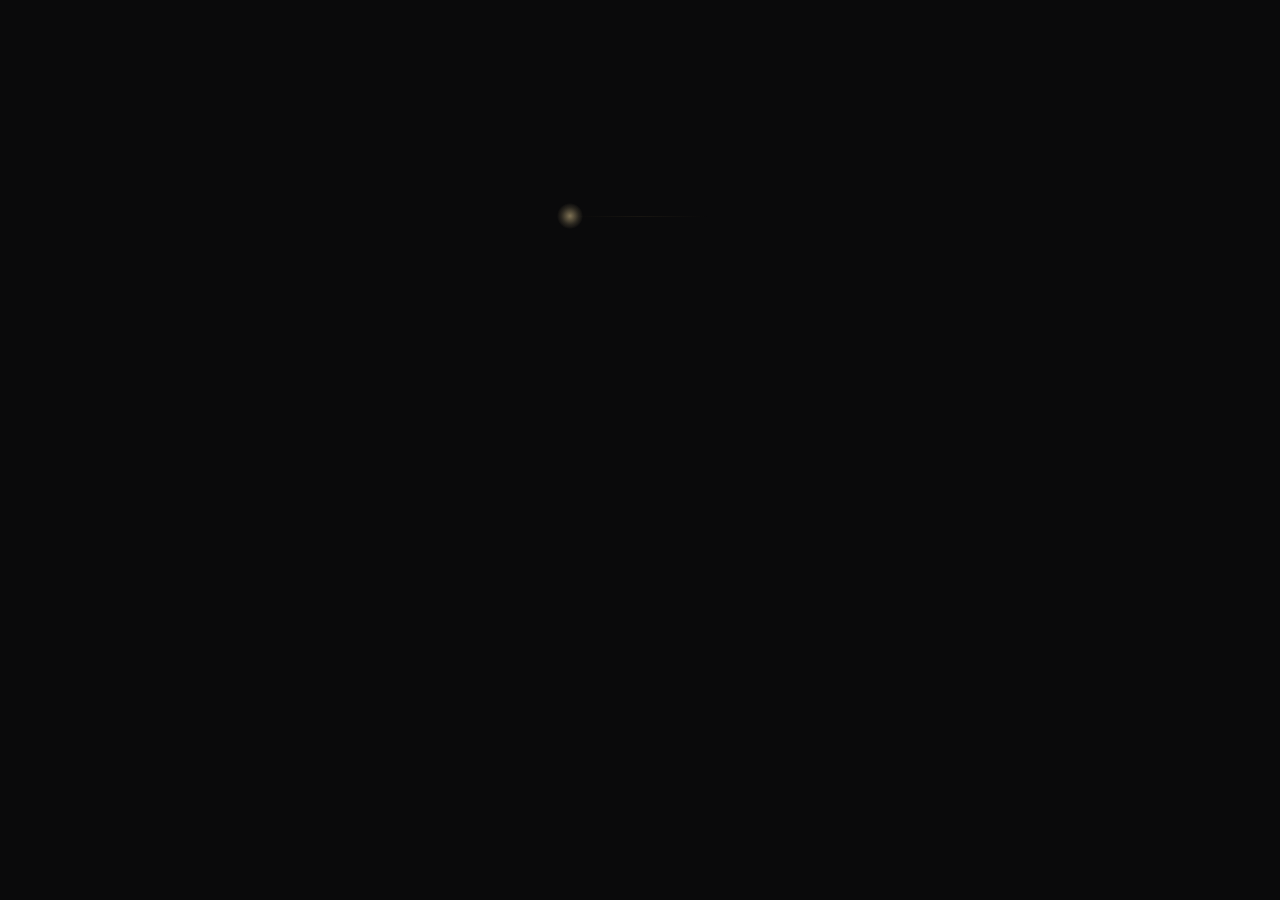
<file: index.html>
<!DOCTYPE html>
<html lang="en">
<head>
    <meta charset="UTF-8">
    <meta name="viewport" content="width=device-width, initial-scale=1, viewport-fit=cover">
    <title>Blake Morris</title>
    <meta name="description" content="Projects by Blake Morris. A wartime family archive, and a Mac app that organizes school and work assignments.">
    <meta name="theme-color" content="#0a0a0b">
    <meta property="og:type" content="website">
    <meta property="og:title" content="Blake Morris">
    <meta property="og:description" content="Projects by Blake Morris. A wartime family archive, and a Mac app that organizes school and work assignments.">
    <meta property="og:url" content="https://blakewmorrisuk.github.io/">
    <meta property="og:image" content="https://blakewmorrisuk.github.io/og-image.png">
    <meta property="og:image:width" content="1200">
    <meta property="og:image:height" content="630">
    <meta property="og:image:alt" content="A small gold M plaque etched on a black field.">
    <meta name="twitter:card" content="summary">
    <link rel="icon" href="/favicon.svg" type="image/svg+xml">
    <link rel="icon" href="/favicon.png" type="image/png" sizes="32x32">
    <link rel="apple-touch-icon" href="/apple-touch-icon.png">
    <link rel="preload" href="fonts/cormorant-garamond-m.woff2" as="font" type="font/woff2" crossorigin>
    <link rel="stylesheet" href="style.css?v=75">
</head>
<body>
    <canvas id="etch" aria-hidden="true"></canvas>
    <canvas id="etch2" aria-hidden="true"></canvas>
    <main class="page page--index">
        <header class="index-head">
            <div class="eyebrow">§ Not Law Stuff</div>
            <h1 class="name"><span class="name-left">Blake</span><span class="name-pivot">W<span class="name-period">.</span></span><span class="name-right">Morris</span></h1>
        </header>

        <!-- The light-bar: the rule is a dial. Grab it and drag left and
             the page's text follows the light out; drag right to relight. -->
        <div class="lightbar" id="lightbar">
            <div class="lightbar-hit" id="lightbar-hit" role="slider" tabindex="0" aria-label="Light"
                 aria-valuemin="0" aria-valuemax="100" aria-valuenow="100"></div>
            <div class="lightbar-ghost" aria-hidden="true"></div>
            <hr class="strike-rule">
            <div class="lightbar-tip" id="lightbar-tip" aria-hidden="true"></div>
        </div>

        <section aria-label="Projects">
            <a class="entry" href="https://blakewmorrisuk.github.io/love-always-gene/">
                <span class="entry-no">N° 01</span>
                <h2 class="entry-title">Letters</h2>
                <p class="entry-desc">An attempt to preserve family history. These are the wartime love letters from my grandfather to my grandmother. They follow him through basic training, his arrival at Pearl Harbor before Japan&rsquo;s attack, and his voyage aboard the U.S.S. New Orleans (CA&#8209;32).</p>
            </a>

            <!-- N° 01 is engraved. N° 02 is cut.

                 The first card is drawn by the same slow gold blade that
                 etches the field behind it. This one is opened from the
                 outside: when the light-bar finishes its sweep an ember
                 falls from the tip, runs down the first card's own rule,
                 drops off the end into the dark, and burns a rectangle
                 out of the page. What is behind the plate is the card.

                 The card is in the document and in the tab order from the
                 first byte. The seal is presentation only, a failsafe
                 opens it unconditionally, and reduced motion never sees
                 fire. The worst case here is a card that did not perform,
                 never a card that is not there. -->
            <div class="cut" id="cut">
                <svg class="cut-kerf" id="cut-kerf" aria-hidden="true" focusable="false"></svg>
                <a class="entry entry--cut" id="entry-caddy" href="https://caddydocs.com/">
                    <span class="entry-no">N° 02</span>
                    <h2 class="entry-title">Caddy</h2>
                    <p class="entry-desc">Available now on the Mac App Store.</p>
                </a>
                <!-- The shower. A child of the card like the kerf, and
                     stretched a constant 90px past it on every side so
                     molten metal can fall clear of the bottom edge. That
                     90 is a number, not a measurement of the viewport,
                     which is the entire reason it is allowed to exist
                     here at all. Painted only while the torch is lit. -->
                <canvas class="cut-sparks" id="cut-sparks" aria-hidden="true"></canvas>
            </div>
        </section>

        <button class="m-mark" id="m-play" aria-label="Play the lines">M</button>
    </main>

    <!-- Hidden fullscreen control: lives in the bottom-right corner and
         only shows itself if you already know to look there. -->
    <div class="fs-zone" id="fs-zone">
        <button class="fs-btn" id="fs-btn" aria-label="Toggle full screen">
            <svg viewBox="0 0 24 24" aria-hidden="true">
                <path d="M4 9V4h5M15 4h5v5M20 15v5h-5M9 20H4v-5"/>
            </svg>
        </button>
    </div>

    <script>
    /* Slow etching: faint gold hairlines strike the black and bleed
       across it. Where two lines cross, a minuscule M hides in the
       junction's natural brightness. Each crossing is also a string:
       pass the pointer over it (or tap it) and it glows briefly and
       answers with a real bowed violin note (VSCO 2 CE solo violin,
       public domain, vendored in /audio like the fonts) — pitch by
       height across nine notes chosen so any strum stays consonant.
       The field answers from the first drift of the pointer: crossings
       glow at once, and the violin arms itself on first movement —
       samples fetched, engine primed — sounding from the earliest
       moment the browser permits (its law: only after a first tap,
       click, or key press anywhere). For a brief window of each
       stroke a dim ember rides the tip and spits sparks. Lines are
       permanent and accumulate to a thousand, each crossing the field
       at its own pace. */
    (function () {
      /* Fullscreen corner. Removed outright where the API doesn't exist
         (iPhones), so it never sits there doing nothing. Pointer events
         inside the zone stop before they reach the string field — the
         corner is silent. */
      var zone = document.getElementById("fs-zone"), btn = document.getElementById("fs-btn");
      if (!zone) return;
      var root = document.documentElement;
      if (!root.requestFullscreen && !root.webkitRequestFullscreen) { zone.remove(); return; }
      ["pointerdown", "pointermove"].forEach(function (t) {
        zone.addEventListener(t, function (e) { e.stopPropagation(); });
      });
      zone.addEventListener("pointerdown", function (e) {
        /* Touch: the first tap only reveals the glyph (the button is
           inert while hidden); the second tap presses it. */
        if (e.pointerType !== "mouse") zone.classList.add("fs-show");
      });
      zone.addEventListener("pointerleave", function () {
        zone.classList.remove("fs-used", "fs-show");
      });
      btn.addEventListener("click", function (e) {
        e.stopPropagation();
        var d = document;
        if (d.fullscreenElement || d.webkitFullscreenElement) {
          (d.exitFullscreen || d.webkitExitFullscreen).call(d);
        } else {
          (root.requestFullscreen || root.webkitRequestFullscreen).call(root);
        }
        zone.classList.add("fs-used");
        zone.classList.remove("fs-show");
      });
    })();
    (function () {
      var c = document.getElementById("etch"), x = c.getContext("2d");
      var c2 = document.getElementById("etch2"), x2 = c2.getContext("2d");
      var reduced = matchMedia("(prefers-reduced-motion: reduce)").matches;
      var MAX = 1000, BORN_EVERY = [3400, 6800], TAKES = [4000, 12500];
      var GOLD = "201, 168, 92", EMBER = "196, 102, 54", EMBER_HI = "214, 126, 70";
      var FLARE = "235, 235, 240"; /* connected lines flare white; junctions stay ember */
      var lines = [], sparks = [], glows = [], flares = [], W, H, dpr, lastT = 0;
      function rand(a, b) { return a + Math.random() * (b - a); }
      function span() {
        var horiz = Math.random() < 0.58;
        var a = horiz ? rand(-0.22, 0.22) : rand(1.35, 1.79);
        var cx = rand(W * 0.1, W * 0.9), cy = rand(H * 0.08, H * 0.95);
        var L = Math.max(W, H) * 1.5, dx = Math.cos(a) * L, dy = Math.sin(a) * L;
        return { x1: cx - dx, y1: cy - dy, x2: cx + dx, y2: cy + dy,
                 alpha: rand(0.035, 0.075), born: 0, takes: rand(TAKES[0], TAKES[1]), done: 0,
                 b0: rand(0.05, 0.63), bLen: rand(0.18, 0.32), marks: [] };
      }
      function crossings(nl) {
        var out = [];
        for (var i = 0; i < lines.length; i++) {
          var o = lines[i]; if (o === nl) continue;
          var d1x = nl.x2 - nl.x1, d1y = nl.y2 - nl.y1;
          var d2x = o.x2 - o.x1, d2y = o.y2 - o.y1;
          var den = d1x * d2y - d1y * d2x;
          if (Math.abs(den) < 1e-6) continue;
          var s = ((o.x1 - nl.x1) * d2y - (o.y1 - nl.y1) * d2x) / den;
          var u = ((o.x1 - nl.x1) * d1y - (o.y1 - nl.y1) * d1x) / den;
          if (s <= 0.001 || s >= 0.999 || u <= 0.001 || u >= 0.999) continue;
          var px = nl.x1 + d1x * s, py = nl.y1 + d1y * s;
          if (px < -4 || px > W + 4 || py < -4 || py > H + 4) continue;
          out.push({ s: s, x: px, y: py, a: Math.min(0.13, nl.alpha + o.alpha), last: 0, chr: rand(0.8, 1.15), o: o });
        }
        out.sort(function (a, b) { return a.s - b.s; });
        return out;
      }
      function size() {
        dpr = Math.min(devicePixelRatio || 1, 2);
        W = innerWidth; H = innerHeight;
        [c, c2].forEach(function (cv) { cv.width = W * dpr; cv.height = H * dpr; });
        [x, x2].forEach(function (ctx) { ctx.setTransform(dpr, 0, 0, dpr, 0, 0); ctx.lineCap = "butt"; });
        repaintField();
      }
      function at(l, t) { return [l.x1 + (l.x2 - l.x1) * t, l.y1 + (l.y2 - l.y1) * t]; }
      function stamp(ctx, l, t) {
        var a = at(l, 0), b = at(l, t);
        ctx.lineWidth = 0.8;
        ctx.strokeStyle = "rgba(" + GOLD + ", " + l.alpha + ")";
        ctx.beginPath(); ctx.moveTo(a[0], a[1]); ctx.lineTo(b[0], b[1]); ctx.stroke();
        if (!l.marks.length) return;
        ctx.font = '3.5px "Cormorant Garamond", "EB Garamond", Georgia, serif';
        ctx.textAlign = "center"; ctx.textBaseline = "middle";
        for (var i = 0; i < l.marks.length; i++) {
          var m = l.marks[i];
          if (m.s > t) break;
          ctx.fillStyle = "rgba(" + GOLD + ", " + m.a + ")";
          ctx.fillText("M", m.x, m.y);
        }
      }
      /* Full repaint of the permanent field (used on resize). */
      function repaintField() {
        x.clearRect(0, 0, W, H);
        for (var j = 0; j < lines.length; j++) {
          var ln = lines[j];
          if (ln === active) continue;
          stamp(x, ln, ln.done);
        }
      }
      function renderSparks(now, dt) {
        for (var i = sparks.length - 1; i >= 0; i--) {
          var s = sparks[i], age = now - s.born;
          if (age > s.life) { sparks.splice(i, 1); continue; }
          s.x += s.vx * dt / 1000; s.y += s.vy * dt / 1000;
          s.vy += 26 * dt / 1000;
          var k = 1 - age / s.life;
          x2.fillStyle = "rgba(" + EMBER_HI + ", " + (s.a * k).toFixed(3) + ")";
          x2.fillRect(s.x, s.y, 1.1, 1.1);
        }
      }
      /* When two lines connect, both flare — the whole wire brightens a
         touch and cools over ~2.4s, outliving the ember at the junction. */
      function renderFlares(now) {
        for (var i = flares.length - 1; i >= 0; i--) {
          var f = flares[i], age = now - f.born;
          if (age > f.life) { flares.splice(i, 1); continue; }
          var k = Math.pow(1 - age / f.life, 2);
          [f.l1, f.l2].forEach(function (ln) {
            if (!ln) return;
            var a = at(ln, 0), b = at(ln, ln.done || 1);
            x2.lineWidth = 0.8;
            x2.strokeStyle = "rgba(" + FLARE + ", " + (ln.alpha * 1.2 * k).toFixed(4) + ")";
            x2.beginPath(); x2.moveTo(a[0], a[1]); x2.lineTo(b[0], b[1]); x2.stroke();
          });
        }
      }
      function renderGlows(now) {
        for (var i = glows.length - 1; i >= 0; i--) {
          var gl = glows[i], age = now - gl.born;
          if (age > gl.life) { glows.splice(i, 1); continue; }
          var k = age < 120 ? age / 120 : 1 - (age - 120) / (gl.life - 120);
          var g = x2.createRadialGradient(gl.x, gl.y, 0, gl.x, gl.y, 11);
          /* every glow burns ember — reddish-orange, never white */
          g.addColorStop(0, "rgba(" + EMBER_HI + ", " + (0.38 * k).toFixed(3) + ")");
          g.addColorStop(0.5, "rgba(" + EMBER + ", " + (0.16 * k).toFixed(3) + ")");
          g.addColorStop(1, "rgba(" + EMBER + ", 0)");
          x2.fillStyle = g;
          x2.beginPath(); x2.arc(gl.x, gl.y, 11, 0, 7); x2.fill();
        }
      }
      function ember(l, t, now, dt) {
        var w = (t - l.b0) / l.bLen;
        if (w > 0 && w < 1) {
          var f = w < 0.25 ? w / 0.25 : (w > 0.75 ? (1 - w) / 0.25 : 1);
          var tip = at(l, t);
          var g = x2.createRadialGradient(tip[0], tip[1], 0, tip[0], tip[1], 7);
          g.addColorStop(0, "rgba(" + EMBER_HI + ", " + 0.15 * f + ")");
          g.addColorStop(0.5, "rgba(" + EMBER + ", " + 0.06 * f + ")");
          g.addColorStop(1, "rgba(" + EMBER + ", 0)");
          x2.fillStyle = g;
          x2.beginPath(); x2.arc(tip[0], tip[1], 7, 0, 7); x2.fill();
          if (Math.random() < dt / 200 && sparks.length < 6) {
            var dx = l.x2 - l.x1, dy = l.y2 - l.y1, m = Math.hypot(dx, dy); dx /= m; dy /= m;
            sparks.push({ x: tip[0], y: tip[1],
                          vx: -dx * rand(6, 18) + rand(-8, 8),
                          vy: -dy * rand(6, 18) + rand(-6, 2),
                          life: rand(420, 900), born: now, a: rand(0.10, 0.20) });
          }
        }
      }
      /* ---- the strings: real violin, vendored ---------------------- */
      var actx = null, master = null, wet = null, loading = false, resumeWait = false;
      var SAMPLES = ["a3", "c4", "e4", "g4", "a4", "c5", "e5", "g5", "a5"];
      var buffers = new Array(SAMPLES.length);
      function wake() {
        if (!actx) {
          try {
            actx = new (window.AudioContext || window.webkitAudioContext)();
            master = actx.createGain(); master.gain.value = 0.3; master.connect(actx.destination);
            var ir = actx.createBuffer(2, Math.floor(actx.sampleRate * 1.6), actx.sampleRate);
            for (var ch = 0; ch < 2; ch++) {
              var d = ir.getChannelData(ch);
              for (var i = 0; i < d.length; i++) d[i] = (Math.random() * 2 - 1) * Math.pow(1 - i / d.length, 2.8);
            }
            var conv = actx.createConvolver(); conv.buffer = ir;
            wet = actx.createGain(); wet.gain.value = 0.22;
            wet.connect(conv); conv.connect(master);
          } catch (e) { return; }
        }
        /* resume() before the browser's first-gesture grant simply arms
           it (Chrome resolves the promise at the first real gesture;
           Safari rejects, so we retry on later events). */
        if (actx.state === "suspended" && !resumeWait) {
          resumeWait = true;
          actx.resume().then(function () { resumeWait = false; },
                             function () { resumeWait = false; });
        }
        if (!loading) {
          loading = true;
          SAMPLES.forEach(function (n, i) {
            fetch("audio/" + n + ".wav").then(function (r) { return r.arrayBuffer(); })
              .then(function (ab) { return actx.decodeAudioData(ab); })
              .then(function (b) { buffers[i] = b; })
              .catch(function () {});
          });
        }
      }
      function noteFor(y) {
        return Math.max(0, Math.min(SAMPLES.length - 1, Math.floor((1 - y / H) * SAMPLES.length)));
      }
      /* One stroke. vel 0..1 is bow pressure: a slow drift brushes the
         string softly and briefly; a fast strum digs in — louder, a
         slower swell into a longer sustain. chr is the crossing's own
         fixed character; panX places the string in the room. Scheduled
         even mid-resume so taps always land. */
      function bow(i, vel, chr, panX, dur, rate, when) {
        if (!actx) return;
        var b = buffers[i]; if (!b) return;
        var t0 = (when && when > actx.currentTime) ? when : actx.currentTime;
        var src = actx.createBufferSource(); src.buffer = b;
        src.playbackRate.value = (rate || 1) * (1 + (Math.random() * 0.008 - 0.004));
        var peak = (0.28 + vel * 0.55) * chr * rand(0.9, 1.1) * (arguments.length > 7 && arguments[7] ? arguments[7] : 1);
        var attack = 0.10 - vel * 0.06;
        var hold = 0.35 + vel * 0.85 + rand(0, 0.35);
        var release = 0.5 + vel * 0.45;
        if (dur) { /* rhythmic articulation: fill the note's slot, then yield */
          attack = Math.min(attack, dur * 0.25);
          hold = Math.max(0.08, dur * 0.8 - attack);
          release = Math.min(0.6, Math.max(0.25, dur * 0.5));
        }
        var g = actx.createGain();
        g.gain.setValueAtTime(0.0001, t0);
        g.gain.exponentialRampToValueAtTime(peak, t0 + attack);
        g.gain.setValueAtTime(peak, t0 + attack + hold);
        g.gain.exponentialRampToValueAtTime(0.0001, t0 + attack + hold + release);
        var tail = g;
        if (actx.createStereoPanner) {
          var pan = actx.createStereoPanner();
          pan.pan.value = Math.max(-0.6, Math.min(0.6, (panX / W) * 1.2 - 0.6));
          g.connect(pan); tail = pan;
        }
        src.connect(g); tail.connect(master); tail.connect(wet);
        src.start(t0, vel > 0.6 ? 0 : rand(0, 0.1));
        src.stop(t0 + attack + hold + release + 0.1);
      }
      var idling = false;
      function idle(now) {
        var dt = Math.min(100, now - lastT); lastT = now;
        x2.clearRect(0, 0, W, H);
        renderFlares(now);
        renderSparks(now, dt); renderGlows(now);
        if ((sparks.length || glows.length || flares.length) && !active) requestAnimationFrame(idle);
        else { idling = false; if (!active) x2.clearRect(0, 0, W, H); }
      }
      function kickIdle() {
        if (!idling && !active) { idling = true; lastT = performance.now(); requestAnimationFrame(idle); }
      }
      var lastPX = null, lastPY = 0, lastPT = 0;
      function strum(e) {
        var px = e.clientX, py = e.clientY, now = performance.now();
        var vel;
        if (e.type === "pointerdown" || lastPX === null || now - lastPT > 300) {
          vel = rand(0.35, 0.7);           // a tap: a middling stroke, varied
        } else {
          var d = Math.hypot(px - lastPX, py - lastPY), dtm = Math.max(8, now - lastPT);
          vel = Math.max(0.08, Math.min(1, (d / dtm) / 1.8));
        }
        lastPX = px; lastPY = py; lastPT = now;
        var r = e.pointerType === "touch" ? 28 : 16, r2 = r * r;
        for (var i = 0; i < lines.length; i++) {
          var l = lines[i];
          for (var j = 0; j < l.marks.length; j++) {
            var m = l.marks[j];
            if (m.s > l.done) break;
            var ddx = m.x - px, ddy = m.y - py;
            if (ddx * ddx + ddy * ddy < r2 && now - m.last > 650) {
              m.last = now;
              glows.push({ x: m.x, y: m.y, born: now, life: 700 + vel * 500 });
              /* only bow a running engine — notes queued on a suspended
                 one would all land at once when it finally starts */
              if (actx && actx.state === "running") bow(noteFor(m.y), vel, m.chr, m.x);
              kickIdle();
            }
          }
        }
      }
      /* ---- the M performs the field ------------------------------- */
      var performing = false;
      function landedMarks() {
        var out = [];
        for (var i = 0; i < lines.length; i++)
          for (var j = 0; j < lines[i].marks.length; j++)
            if (lines[i].marks[j].s <= lines[i].done) out.push(lines[i].marks[j]);
        return out;
      }
      /* One click, one performance: the 1942 refrain, transcribed
         literally from the sheet (4/4, dotted rhythms explicit, no
         added swing). MELODY is the single source of musical truth:
         [semitone rel E4 (-1 = rest), startBeat, durationBeats, vel].
         Scheduling rides the audio hardware clock (actx.currentTime),
         never setTimeout; the glows follow the audio clock. Spatial
         path and register still differ per click. */
      var MELODY = [
        /* M1 */ [7, 0, 1.5, .72], [5, 1.5, .5, .4], [3, 2, 1.5, .6], [5, 3.6, .4, .42],
        /* M2 */ [7, 4, .5, .78], [7, 4.5, .32, .3], [7, 5, .75, .62], [5, 5.75, .25, .55],
                 [2, 6, .5, .38], [0, 6.5, 1.5, .68],
        /* M3 */ [7, 8, 1.5, .72], [5, 9.5, .5, .4], [3, 10, 1.5, .6], [5, 11.6, .4, .42],
        /* M4 */ [7, 12, .5, .78], [7, 12.5, .32, .3], [7, 13, .75, .62], [5, 13.75, .25, .55],
                 [2, 14, .5, .38], [0, 14.5, 1.5, .68],
        /* M5 */ [7, 16, 1.5, .72], [5, 17.5, .5, .4], [3, 18, 1.5, .62], [5, 19.6, .4, .42],
        /* M6 */ [7, 20, .5, .78], [7, 20.5, .32, .3], [7, 21, .75, .62], [5, 21.75, .25, .55],
                 [2, 22, .5, .38], [0, 22.5, .5, .52], [5, 23, .5, .55], [7, 23.5, .5, .6],
        /* M7 */ [8, 24, 2, .72], [7, 26, 2, .68],
        /* M8 */ [3, 28, 4, .75]
      ];
      /* assert: no event crosses its barline off-grid and total is 8 bars */
      (function () {
        for (var i = 0; i < MELODY.length; i++) {
          var e = MELODY[i];
          if (e[1] + e[2] > 32.0001) console.error("melody overruns", i);
        }
      })();
      var BASES = [["a3",-7],["c4",-4],["e4",0],["g4",3],["a4",5],["c5",8],["e5",12],["g5",15],["a5",17]];
      function voice(semi) {
        var best = 0, bd = 99;
        for (var i = 0; i < BASES.length; i++) {
          var d = Math.abs(semi - BASES[i][1]);
          if (d < bd) { bd = d; best = i; }
        }
        return { i: SAMPLES.indexOf(BASES[best][0]),
                 rate: Math.pow(2, (semi - BASES[best][1]) / 12) };
      }
      function perform() {
        if (performing || !actx) return;
        var all = landedMarks();
        var bpm = 122, spb = 60 / bpm;
        var shift = Math.random() < 0.5 ? 0 : -5;
        var order;
        if (all.length >= 3) {
          var mode = Math.random();
          var rich = lines.filter(function (l) {
            var k = 0;
            for (var j = 0; j < l.marks.length; j++) if (l.marks[j].s <= l.done) k++;
            return k >= 3;
          });
          if (mode < 0.4 && rich.length) {
            var L = rich[Math.floor(Math.random() * rich.length)];
            order = L.marks.filter(function (m) { return m.s <= L.done; });
            if (Math.random() < 0.5) order = order.slice().reverse();
          } else if (mode < 0.7) {
            order = all.slice().sort(function (a, b) { return a.x - b.x; });
            if (Math.random() < 0.5) order.reverse();
          } else {
            order = all.slice().sort(function (a, b) { return b.y - a.y; });
          }
        } else {
          var el = document.getElementById("m-play"), r = el.getBoundingClientRect();
          order = [{ x: r.left + r.width / 2, y: r.top + r.height / 2, chr: 1, last: 0 }];
        }
        performing = true;
        /* section size grows with the field — fuller, never louder:
           per-voice gain is divided by sqrt(section) so the level
           stays put while the texture thickens */
        var count = order.length;
        var section = count >= 400 ? 8 : count >= 150 ? 6 : count >= 50 ? 4 : count >= 12 ? 3 : count >= 4 ? 2 : 1;
        var gs = 1 / Math.sqrt(section);
        var t0 = actx.currentTime + 0.18;
        var cues = [];
        for (var i = 0, oi = 0; i < MELODY.length; i++) {
          var e = MELODY[i];
          if (e[0] < 0) continue;
          var v = voice(e[0] + shift);
          var when = t0 + e[1] * spb;
          for (var k = 0; k < section; k++) {
            var m = order[(oi + k) % order.length];
            var lead = k === 0;
            var at = when + (lead ? 0 : rand(0.006, 0.038));
            bow(v.i, lead ? e[3] : e[3] * rand(0.8, 0.95), m.chr || 1, m.x,
                e[2] * spb, v.rate * (lead ? 1 : rand(0.9965, 1.0035)), at, gs);
            cues.push({ m: m, at: at, vel: e[3] * (lead ? 1 : 0.7) });
          }
          oi += Math.max(1, Math.floor(section / 2));
        }
        /* glows follow the audio clock, not a timer */
        function chase() {
          var now = performance.now(), at = actx.currentTime;
          while (cues.length && cues[0].at <= at + 0.02) {
            var cue = cues.shift();
            cue.m.last = now;
            glows.push({ x: cue.m.x, y: cue.m.y, born: now, life: 650 + cue.vel * 500 });
            kickIdle();
          }
          if (cues.length) requestAnimationFrame(chase);
          else setTimeout(function () { performing = false; }, 2000);
        }
        requestAnimationFrame(chase);
      }
      var mBtn = document.getElementById("m-play");
      if (mBtn) mBtn.addEventListener("click", function () {
        wake();
        if (actx) perform(); else setTimeout(perform, 150);
      });
      /* ------------------------------------------------------------- */
      addEventListener("pointerdown", function (e) { wake(); strum(e); }, { passive: true });
      addEventListener("pointermove", function (e) { wake(); strum(e); }, { passive: true });
      addEventListener("keydown", function () { wake(); }, { passive: true });
      /* ------------------------------------------------------------- */
      size(); addEventListener("resize", size);
      var active = null;
      function birth() {
        if (lines.length >= MAX) return;
        active = span(); active.marks = crossings(active);
        active.born = performance.now(); lastT = active.born; lines.push(active);
        requestAnimationFrame(grow);
      }
      function grow(now) {
        if (!active) return;
        var dt = Math.min(100, now - lastT); lastT = now;
        var p = Math.min(1, (now - active.born) / active.takes);
        var eased = p < 0.5 ? 2 * p * p : 1 - Math.pow(-2 * p + 2, 2) / 2;
        active.done = eased;
        /* a born crossing sounds its string, softly, once — if the
           visitor has already woken audio with a first touch */
        for (var mi = 0; mi < active.marks.length; mi++) {
          var mk = active.marks[mi];
          if (mk.s > eased) break;
          if (!mk.sounded) {
            mk.sounded = true;
            if (actx && actx.state === "running")
              bow(noteFor(mk.y), performing ? rand(0.45, 0.6) : rand(0.2, 0.36), mk.chr, mk.x);
            glows.push({ x: mk.x, y: mk.y, born: now, life: 620 });
            if (flares.length < 24) flares.push({ l1: active, l2: mk.o, born: now, life: 2400 });
          }
        }
        x2.clearRect(0, 0, W, H);
        renderFlares(now);
        stamp(x2, active, eased);
        ember(active, eased, now, dt);
        renderSparks(now, dt); renderGlows(now);
        if (p < 1) { requestAnimationFrame(grow); }
        else {
          var landed = active;
          active = null;
          landed.done = 1;
          stamp(x, landed, 1);
          kickIdle();
          setTimeout(birth, rand(BORN_EVERY[0], BORN_EVERY[1]));
        }
      }
      /* Nothing is stamped until the engraving face has arrived, so every
         M in the plate is cut with the same blade. The face is local and
         ~1KB; the promise resolves even if it somehow fails. */
      function begin() {
        if (reduced) {
          for (var i = 0; i < 30; i++) { var l = span(); l.marks = crossings(l); l.done = 1; lines.push(l); stamp(x, l, 1); }
          return;
        }
        setTimeout(birth, rand(2200, 4200));
      }
      if (document.fonts && document.fonts.load) {
        document.fonts.load('500 17px "Cormorant Garamond"').catch(function () {}).then(begin);
      } else { begin(); }
      /* ---- the light-bar: the rule is a dial ---------------------- */
      /* One value t (0..1) governs everything in proportion. The bar is
         a true gauge: its fill IS t, the tip-light is its needle, and a
         drag across the bar's own length is the full throw. The same t
         places a soft-edged light boundary across the wider column, and
         every governed element is masked against it — text materialises
         where the light has passed, in step with the gauge. The arrival
         is an overture in phases: stillness; the lamp breathes in at
         the left end with the whole track foretold at a whisper; a long
         unhurried travel; a held beat; the light exhales. Grab the
         hairline and drag left and the veil withdraws until only the
         dark and the lines remain; right relights. Dragging is deaf to
         the strings, like the fullscreen corner. Ends are magnetic.
         Keyboard: arrows nudge, Enter performs the sweep either way. */
      (function () {
        var lbar = document.getElementById("lightbar");
        if (!lbar) return;
        var rule = lbar.querySelector(".strike-rule"),
            tip = document.getElementById("lightbar-tip"),
            hit = document.getElementById("lightbar-hit");
        var FEATHER = 90;
        /* querySelectorAll, not querySelector: the dial governs EVERY
           entry. With the singular form a second card would sit there
           fully lit while the rest of the page went dark, which is the
           one thing the light-bar must never do. */
        var governed = [];
        [".index-head", ".entry", ".cut", ".m-mark"].forEach(function (s) {
          Array.prototype.push.apply(governed, document.querySelectorAll(s));
        });
        var t = 1, span = { L: 0, R: 1 };
        function measure() {
          var r = (document.querySelector(".entry") || lbar).getBoundingClientRect();
          span = { L: r.left + scrollX - 30, R: r.right + scrollX + 30 };
        }
        function apply() {
          var p = span.L + (span.R - span.L) * t;
          var bw = lbar.getBoundingClientRect().width || 1;
          if (t >= 0.9999) { rule.style.clipPath = ""; }
          else { rule.style.clipPath = "inset(0 " + ((1 - t) * 100).toFixed(2) + "% 0 0)"; }
          for (var i = 0; i < governed.length; i++) {
            var el = governed[i];
            if (t >= 0.9999) {
              el.style.webkitMaskImage = el.style.maskImage = "";
              el.style.pointerEvents = "";
            } else {
              var lx = el.getBoundingClientRect().left + scrollX;
              var g = "linear-gradient(to right, #000 " + (p - FEATHER - lx).toFixed(1) +
                      "px, rgba(0,0,0,0) " + (p - lx).toFixed(1) + "px)";
              el.style.webkitMaskImage = g;
              el.style.maskImage = g;
              /* ghost text must not catch clicks */
              el.style.pointerEvents = t < 0.05 ? "none" : "";
            }
          }
          tip.style.left = (t * bw).toFixed(1) + "px";
          hit.setAttribute("aria-valuenow", String(Math.round(t * 100)));
        }
        function ease(p) { return p < 0.5 ? 2 * p * p : 1 - Math.pow(-2 * p + 2, 2) / 2; }
        function easeSlow(p) { return p < 0.5 ? 4 * p * p * p : 1 - Math.pow(-2 * p + 2, 3) / 2; }
        var anim = 0;
        function animateTo(target, dur, fn, hold) {
          var from = t, t0 = null, id = ++anim;
          lbar.classList.add("lightbar-glow");
          function step(now) {
            if (id !== anim) return;
            if (t0 === null) t0 = now;
            var p = Math.min(1, (now - t0) / dur);
            t = from + (target - from) * (fn || ease)(p);
            apply();
            if (p < 1) { requestAnimationFrame(step); }
            else if (!hold) { lbar.classList.remove("lightbar-glow"); }
          }
          requestAnimationFrame(step);
        }
        var dragging = false, grabX = 0, grabT = 0, barW = 140;
        ["pointerdown", "pointermove"].forEach(function (ty) {
          hit.addEventListener(ty, function (e) { e.stopPropagation(); });
        });
        hit.addEventListener("pointerdown", function (e) {
          wake();
          anim++;
          cancelOverture();
          lbar.classList.remove("lightbar-glow");
          dragging = true; measure();
          barW = lbar.getBoundingClientRect().width || 140;
          grabX = e.clientX; grabT = t;
          lbar.classList.add("lightbar-live");
          try { hit.setPointerCapture(e.pointerId); } catch (err) {}
          e.preventDefault();
        });
        hit.addEventListener("pointermove", function (e) {
          if (!dragging) return;
          t = Math.max(0, Math.min(1, grabT + (e.clientX - grabX) / barW));
          apply();
        });
        function drop() {
          if (!dragging) return;
          dragging = false;
          lbar.classList.remove("lightbar-live");
          if (t > 0.96 && t < 1) { animateTo(1, 350); }
          else if (t < 0.04 && t > 0) { animateTo(0, 350); }
        }
        hit.addEventListener("pointerup", drop);
        hit.addEventListener("pointercancel", drop);
        hit.addEventListener("keydown", function (e) {
          var nudge = e.key === "ArrowLeft" ? -0.06 : e.key === "ArrowRight" ? 0.06 : null;
          if (nudge !== null) {
            anim++; cancelOverture(); measure();
            t = Math.max(0, Math.min(1, t + nudge)); apply();
          } else if (e.key === "Enter" || e.key === " ") {
            cancelOverture(); measure(); animateTo(t < 0.5 ? 1 : 0, 2200, easeSlow);
          } else if (e.key === "Home") { cancelOverture(); measure(); animateTo(0, 1100, easeSlow); }
          else if (e.key === "End") { cancelOverture(); measure(); animateTo(1, 1100, easeSlow); }
          else { return; }
          e.preventDefault();
        });
        addEventListener("resize", function () { measure(); apply(); });
        var overture = [];
        function cancelOverture() {
          while (overture.length) clearTimeout(overture.pop());
          lbar.classList.remove("lightbar-dawn");
        }
        measure();
        if (reduced) { apply(); }
        else {
          /* the arrival: darkness holds; at 0.85s the lamp breathes in
             at the left end and the whole track shows at a whisper; at
             1.55s the light travels, slow into motion and slow out of
             it, for 3.6s; it rests lit a moment at the far end, then
             exhales. Any grab or key cancels the performance and hands
             the dial over mid-phrase. */
          t = 0; apply();
          overture.push(setTimeout(function () {
            lbar.classList.add("lightbar-dawn", "lightbar-glow");
          }, 850));
          overture.push(setTimeout(function () {
            animateTo(1, 3600, easeSlow, true);
          }, 1550));
          overture.push(setTimeout(function () {
            lbar.classList.remove("lightbar-glow");
          }, 5750));
          overture.push(setTimeout(function () {
            lbar.classList.remove("lightbar-dawn");
          }, 7300));
        }
      })();
      /* ---- N° 02: the plate is cut, not drawn --------------------- *

         WHAT HAPPENS. The torch appears at the top-left corner of the
         card, cuts across, down, across the bottom, then up from a
         crouch. Uneven passes and rests leave one closed seam. What was behind the plate is
         the card. What is left is a gold hairline like every other
         line on this page.

         WHY IT IS BUILT THIS WAY, and this is the whole story.

         This used to be painted on a fixed, full-viewport canvas, and
         every point on it was placed by arithmetic: a bounding rect,
         plus scrollX and scrollY, scaled by devicePixelRatio, against
         innerWidth and innerHeight. The card itself is placed by CSS.
         Those two placements agree only while the layout viewport and
         the visual viewport agree, and on a phone in an in-app browser
         they stop agreeing the moment the toolbar collapses. The
         result on a real iPhone was TWO rectangles about fifty pixels
         apart, and no headless browser ever reproduced it, because a
         headless browser has no toolbar to collapse. Three rounds of
         fixes shipped without touching that.

         So nothing here computes a position any more. The burn is a
         path inside an SVG that is a child of the card, laid out by
         the browser exactly like everything else on the page. It
         cannot drift at any scroll offset, viewport height, zoom level
         or pixel ratio, because there is no arithmetic left to be
         wrong. And it is ONE closed path, so "two rectangles" is not a
         bug that can happen: there is only one.

         The corners are joined by the renderer for the same reason.
         The previous version laid the seam down every four pixels of
         travel and had to land a point exactly on each corner or leave
         a gap. A closed path has no corners to miss.

         The card is in the document, in the tab order and readable by
         a crawler from the first byte. The seal is opacity. A watchdog
         opens it unconditionally, and reduced motion never sees fire.
         The worst case this can reach is a card that did not perform. */
      (function () {
        var cut  = document.getElementById("cut"),
            card = document.getElementById("entry-caddy"),
            kerf = document.getElementById("cut-kerf");
        if (!cut || !card || !kerf) return;
        /* Tells the stylesheet a script is running, which retires the
           plain CSS rectangle that exists only for the case where one
           is not. Done first so the fallback never flashes. */
        cut.classList.add("js");

        var SVGNS = "http://www.w3.org/2000/svg";
        var LEN = 1000;              /* every path declares pathLength */

        /* ---- state ---------------------------------------------- */
        var opened = false, burning = false, raf = 0;
        var phase = "wait", pt = 0, last = 0, frames = 0;
        var armed = false, seen = false, startedAt = 0;
        var paths = null, headEl = null, total = 0, prog = 0;
        var corners = [0, 0.25, 0.5, 0.75, 1], passes = [], passAt = 0;
        var passProgress = 0, trailStart = 0, heat = 1;

        /* ---- the one thing that cannot fail --------------------- */
        function open() {
          if (opened) return;
          opened = true;
          cut.classList.remove("is-sealed", "is-cutting");
        }
        function rest() {
          /* the cold state: the whole rectangle, gold, nothing else */
          if (!paths) build();
          if (!paths) return;
          paths.cold.setAttribute("stroke-dashoffset", "0");
          LAYERS.forEach(function (L) {
            if (L.band) paths[L.k].setAttribute("stroke-dasharray", "0 " + LEN);
          });
          if (headEl) headEl.setAttribute("opacity", "0");
          wipe();
        }
        function stop() {
          burning = false;
          if (wd) clearInterval(wd);
          if (raf) { cancelAnimationFrame(raf); raf = 0; }
          rest();
          open();
        }

        /* THE ORDER OF THE NEXT LINES IS THE SAFETY ARGUMENT, so do
           not rearrange them. The card's resting, revealed state is
           the MARKUP. The seal goes on by script, and only after the
           watchdog that takes it off has been registered. Sealing in
           the HTML instead, which is where this started, means a throw
           anywhere below leaves the page's primary link permanently
           invisible while still in the tab order: announced,
           focusable, and unreachable.

           The watchdog asks the only two questions that matter, every
           two seconds: is the sequence overdue to have STARTED, and if
           it did start, is it still producing frames? It counts frames
           rather than measuring elapsed time, because visibilitychange
           resets the clock and the elapsed-time version declared a
           healthy animation dead the first time the page was
           backgrounded. */
        var wd = setInterval(function () {
          if (opened) { clearInterval(wd); return; }
          if (armed && seen && !burning) { stop(); return; }
          if (burning && !document.hidden) {
            if (frames === wdSeen) { stop(); return; }
            wdSeen = frames;
          } else {
            wdSeen = -1;
          }
        }, 2000);
        var wdSeen = -1;
        setTimeout(function () { if (!opened) stop(); }, 120000);

        /* ---- the rectangle -------------------------------------- *
           One closed path, four stacked copies of it. The cold copy is
           the permanent gold line and is revealed by its dash offset.
           The three hot copies are single short dashes chasing the
           tip, longest and dimmest behind, shortest and brightest at
           the front, which is the cooling trail with no per-frame
           colour arithmetic anywhere. */
        /* One cold layer plus seven hot bands. Three was not enough:
           each band is an opaque stroke that paints over the one
           behind it, so three bands is three hard steps rather than a
           cool. Seven, on the measured incandescence ramp, reads as
           continuous. They are drawn longest and coolest first, so the
           white front ends up on top. */
        var LAYERS = [
          { k: "cold", stroke: "rgba(201,168,92,0.28)", w: 1,    band: 0 },
          { k: "b0",   stroke: "#2e0f06",               w: 1.7,  band: 520 },
          { k: "b1",   stroke: "#581e10",               w: 1.55, band: 300 },
          { k: "b2",   stroke: "#9e4824",               w: 1.5,  band: 122 },
          { k: "b3",   stroke: "#c46636",               w: 1.45, band: 74 },
          { k: "b4",   stroke: "#e87c30",               w: 1.4,  band: 43 },
          { k: "b5",   stroke: "#faa03c",               w: 1.3,  band: 23 },
          { k: "b6",   stroke: "#ffe08a",               w: 1.15, band: 11 },
          { k: "b7",   stroke: "#fff7d6",               w: 1,    band: 4 }
        ];
        /* ---- the shower ------------------------------------------ *

           A cutting torch is not a line that appears. It is a point of
           white light throwing a continuous shower of burning metal
           backwards, and that shower is what tells you something is
           being cut rather than drawn. There was none of it here.

           The sparks live on a canvas that is a CHILD OF THE CARD,
           stretched a constant PAD past it on every side so slag can
           fall clear of the bottom edge. PAD is a number written twice,
           once here and once in the stylesheet, and it is not a
           measurement of anything. Read the long note above about the
           two rectangles on the iPhone: there is still no bounding
           rect, no scrollX, no innerWidth and no devicePixelRatio
           arithmetic against the viewport anywhere in this block. The
           emission point comes off headAt(), which reads the path
           itself, so a spark cannot land anywhere the cut is not.

           If a 2d context cannot be had, cv stays null, the SVG head
           takes over, and the burn plays without sparks. */
        var PAD = 140;                 /* how far past the card slag may fall */
        var EDGE = 48;                 /* and the margin it dims out across */
        var cv = null, cx = null, cdpr = 1, cW = 0, cH = 0;
        var bits = [], BITS_MAX = 380, emit = 0, RATE = 500;
        /* A device that cannot keep up gets a THINNER shower, never a
           slower cut. This drifts down while frames are running long and
           back up when they are not, so a phone that struggles for a
           second is not punished for the rest of the burn. */
        var thin = 1;
        /* The incandescence ramp, hottest first. A spark is white at
           birth and walks down this table as it cools, so there is no
           per-frame colour arithmetic anywhere in the shower. */
        var RAMP = ["#fffdf4", "#fff4cf", "#ffe193", "#ffb552", "#f2832d",
                    "#d06025", "#a2461f", "#6d2a12"];

        function canvasReady() {
          if (!cv) return false;
          var w = card.offsetWidth, h = card.offsetHeight;
          if (!w || !h) return false;
          cdpr = Math.min(devicePixelRatio || 1, 2);
          cW = w + PAD * 2; cH = h + PAD * 2;
          cv.width = Math.round(cW * cdpr);
          cv.height = Math.round(cH * cdpr);
          /* A canvas is a REPLACED element: with width:auto it takes its
             intrinsic (attribute) size and ignores the second offset, so
             `inset: -PAD` alone stretched nothing and put the shower a
             card-width to the right. Both the box and the bitmap are set
             from PAD here, so the number lives in one place and they
             cannot disagree. */
          cv.style.left = cv.style.top = (-PAD) + "px";
          cv.style.width = cW + "px";
          cv.style.height = cH + "px";
          cx = cv.getContext("2d");
          if (!cx) return false;
          cx.setTransform(cdpr, 0, 0, cdpr, 0, 0);
          cx.lineCap = "round";
          return true;
        }
        function wipe() {
          if (cx) { cx.setTransform(1, 0, 0, 1, 0, 0); cx.clearRect(0, 0, cv.width, cv.height); cx.setTransform(cdpr, 0, 0, cdpr, 0, 0); }
          bits.length = 0; emit = 0;
        }

        /* Which way the torch is travelling, read off the path rather
           than worked out from the rectangle, so a corner needs no
           special case. */
        function headDir(u) {
          var e = 0.005;
          var a = headAt(Math.max(0, u - e)), b = headAt(Math.min(1, u + e));
          if (!a || !b) return { x: 1, y: 0 };
          var dx = b.x - a.x, dy = b.y - a.y, m = Math.hypot(dx, dy);
          if (!m) return { x: 1, y: 0 };
          return { x: dx / m, y: dy / m };
        }

        /* One puff off the tip. The fan opens BACKWARDS from the
           direction of travel, which is what molten metal does when it
           is blown out of a kerf, and a few of them are slow heavy
           gobs that fall further and bounce once off the bottom of the
           cut. About one in twelve is charged: partway through its
           life it bursts into three or four children, and that burst
           is the single thing that separates a cutting torch from a
           sparkler. */
        function throwBits(x, y, dir, count, force) {
          var cap = BITS_MAX * thin;
          for (var i = 0; i < count; i++) {
            if (bits.length >= cap) return;
            var ang = Math.atan2(-dir.y, -dir.x) + rand(-1.2, 1.2);
            var sp = (44 + Math.pow(Math.random(), 2.1) * 300) * (force || 1);
            var heavy = Math.random() < 0.07;
            if (heavy) sp *= 0.34;
            bits.push({
              x: x, y: y, px: x, py: y,
              vx: Math.cos(ang) * sp,
              vy: Math.sin(ang) * sp - rand(0, 62),
              age: 0,
              life: heavy ? rand(900, 1700) : rand(280, 1180),
              w: heavy ? rand(1.5, 2.2) : rand(0.9, 1.6),
              a: rand(0.55, 1),
              heavy: heavy,
              pop: Math.random() < 0.085 ? rand(0.38, 0.7) : 0
            });
          }
        }
        function burst(s) {
          var kids = 2 + (Math.random() * 3 | 0);
          for (var i = 0; i < kids; i++) {
            if (bits.length >= BITS_MAX) return;
            var a = rand(0, 6.284), sp = rand(30, 140);
            bits.push({
              x: s.x, y: s.y, px: s.x, py: s.y,
              vx: s.vx * 0.25 + Math.cos(a) * sp,
              vy: s.vy * 0.25 + Math.sin(a) * sp,
              age: 0, life: rand(160, 420),
              w: rand(0.8, 1.3), a: rand(0.6, 1),
              heavy: false, pop: 0
            });
          }
        }
        function stepBits(dt) {
          var g = 430 * dt / 1000, drag = Math.pow(0.985, dt / 16.7);
          var floor = PAD + (card.offsetHeight || 0);
          for (var i = bits.length - 1; i >= 0; i--) {
            var s = bits[i];
            s.age += dt;
            if (s.age >= s.life) { bits.splice(i, 1); continue; }
            s.px = s.x; s.py = s.y;
            s.vy += g; s.vx *= drag; s.vy *= drag;
            s.x += s.vx * dt / 1000;
            s.y += s.vy * dt / 1000;
            /* slag reaching the floor of the cut skitters along it once */
            if (s.heavy && s.y > floor && s.vy > 0) {
              s.y = floor; s.vy *= -0.35; s.vx *= 0.62; s.heavy = false;
            }
            if (s.pop && s.age / s.life > s.pop) { s.pop = 0; burst(s); }
          }
        }
        function bloom(x, y, r, stops, a) {
          if (a <= 0 || r <= 0) return;
          var g = cx.createRadialGradient(x, y, 0, x, y, r);
          for (var i = 0; i < stops.length; i++) g.addColorStop(stops[i][0], stops[i][1]);
          cx.globalAlpha = a;
          cx.fillStyle = g;
          cx.beginPath(); cx.arc(x, y, r, 0, 7); cx.fill();
        }
        /* The flame itself: a wash the size of a hand that lights the
           page around the kerf (this is the light coming through from
           the other side), then bloom, corona, a cone leaning into the
           direction of travel, and a white core. Flicker is two sines
           beating against each other so it never repeats on a count. */
        function torch(x, y, dir, op, now) {
          var f = 0.80 + 0.20 * (0.5 + 0.5 * Math.sin(now * 0.029) * Math.sin(now * 0.0161 + 2.1));
          bloom(x, y, 76 * f, [[0, "rgba(255,168,78,0.15)"], [0.45, "rgba(214,104,44,0.055)"],
                               [1, "rgba(170,66,28,0)"]], op);
          bloom(x, y, 33 * f, [[0, "rgba(255,196,96,0.30)"], [0.42, "rgba(232,124,48,0.13)"],
                               [1, "rgba(180,70,30,0)"]], op);
          cx.save();
          cx.translate(x, y);
          cx.rotate(Math.atan2(dir.y, dir.x));
          cx.scale(2.3, 0.72);
          bloom(3.5, 0, 13 * f, [[0, "rgba(255,238,180,0.55)"], [0.5, "rgba(255,164,64,0.22)"],
                                 [1, "rgba(226,104,40,0)"]], op);
          cx.restore();
          bloom(x, y, 13.5 * f, [[0, "rgba(255,236,168,0.62)"], [0.5, "rgba(255,176,72,0.26)"],
                                 [1, "rgba(230,110,45,0)"]], op);
          bloom(x, y, 3.6 * f, [[0, "rgba(255,255,252,0.98)"], [0.55, "rgba(255,244,206,0.55)"],
                                [1, "rgba(255,204,124,0)"]], op);
        }
        /* Everything on this canvas is drawn in lighter, so heat piles
           up where the sparks are dense instead of one opaque dot
           painting over another. */
        function paint(now, dt) {
          if (!cx) return;
          cx.setTransform(1, 0, 0, 1, 0, 0);
          cx.clearRect(0, 0, cv.width, cv.height);
          cx.setTransform(cdpr, 0, 0, cdpr, 0, 0);
          cx.globalCompositeOperation = "lighter";
          var p = headAt(prog), d = headDir(prog);
          if (p && headOp > 0.01) torch(p.x + PAD, p.y + PAD, d, headOp, now);
          for (var i = 0; i < bits.length; i++) {
            var s = bits[i], k = s.age / s.life;
            var ex = s.x + PAD, ey = s.y + PAD;
            /* Dim across the last EDGE pixels of the canvas. A spark that
               simply stopped at the boundary read as a hard cut line
               under the card, which is the one thing a shower must not
               do. Now they go out as they leave. */
            var e = Math.min(ex, ey, cW - ex, cH - ey);
            if (e <= 0) continue;
            cx.strokeStyle = RAMP[Math.min(RAMP.length - 1, (k * RAMP.length) | 0)];
            cx.globalAlpha = s.a * Math.min(1, 2.8 * (1 - k)) * Math.min(1, e / EDGE);
            cx.lineWidth = s.w;
            cx.beginPath();
            cx.moveTo(s.px + PAD, s.py + PAD);
            cx.lineTo(ex, ey);
            cx.stroke();
          }
          cx.globalAlpha = 1;
          cx.globalCompositeOperation = "source-over";
        }

        function build() {
          var w = card.offsetWidth, h = card.offsetHeight;
          if (!w || !h) return;
          kerf.setAttribute("viewBox", "0 0 " + w + " " + h);
          /* Perfectly straight sides and square corners. Only the
             cutting speed varies. Every layer and flame shares this path. */
          var d = "M0.5 0.5 H" + (w - 0.5) + " V" + (h - 0.5) + " H0.5 Z";
          var horizontal = w - 1, vertical = h - 1;
          total = 2 * (horizontal + vertical);
          corners = [0, horizontal, horizontal + vertical,
                     2 * horizontal + vertical, total].map(function (v) { return v / total; });
          planPasses();
          if (phase === "burn" || phase === "pause") {
            var active = passes[passAt];
            prog = active.from + (active.to - active.from) * passProgress;
            trailStart = active.from;
          }
          kerf.textContent = "";
          var defs = document.createElementNS(SVGNS, "defs");
          var g = document.createElementNS(SVGNS, "radialGradient");
          g.setAttribute("id", "cut-head");
          [["0", "rgba(255,250,236,0.95)"], ["0.22", "rgba(255,226,150,0.42)"],
           ["0.55", "rgba(240,150,60,0.16)"], ["1", "rgba(196,102,54,0)"]
          ].forEach(function (st) {
            var s = document.createElementNS(SVGNS, "stop");
            s.setAttribute("offset", st[0]);
            s.setAttribute("stop-color", st[1]);
            g.appendChild(s);
          });
          defs.appendChild(g);
          kerf.appendChild(defs);

          paths = {};
          LAYERS.forEach(function (L) {
            var p = document.createElementNS(SVGNS, "path");
            p.setAttribute("d", d);
            p.setAttribute("pathLength", String(LEN));
            p.setAttribute("fill", "none");
            p.setAttribute("stroke", L.stroke);
            p.setAttribute("stroke-width", String(L.w));
            p.setAttribute("stroke-linecap", "round");
            p.setAttribute("class", "kerf-" + L.k);
            if (L.band) {
              p.setAttribute("stroke-dasharray", "0 " + LEN);
            } else {
              p.setAttribute("stroke-dasharray", String(LEN));
              p.setAttribute("stroke-dashoffset", String(LEN));
            }
            kerf.appendChild(p);
            paths[L.k] = p;
          });

          /* The SVG head is the fallback torch, and nothing more. It
             is what burns if a 2d context cannot be had; where one can,
             the canvas draws a far better flame and this stays at zero. */
          headEl = document.createElementNS(SVGNS, "circle");
          headEl.setAttribute("r", "13");
          headEl.setAttribute("fill", "url(#cut-head)");
          headEl.setAttribute("opacity", "0");
          kerf.appendChild(headEl);

          cv = document.getElementById("cut-sparks");
          if (cv && !canvasReady()) { cv = null; cx = null; }
        }
        addEventListener("resize", function () {
          if (opened) { build(); rest(); }
          else if (paths) { build(); apply(); }
        });

        var calm = matchMedia("(prefers-reduced-motion: reduce)");
        if (calm.matches) { stop(); return; }
        cut.classList.add("is-sealed");
        /* Read once at load is not enough: the setting can be turned
           on from an iOS Control Center or macOS Accessibility while
           the page is open, and someone reaching for it mid-effect is
           exactly the person who most needs it to stop. */
        if (calm.addEventListener) {
          calm.addEventListener("change", function (e) { if (e.matches) stop(); });
        }
        /* Focus opens it at once, because a keyboard must never land
           on something it cannot see. There is deliberately NO pointer
           handler: a scroll that begins with a finger on this card
           fires pointerdown before anything else, and a handler here
           once killed the burn every time the page was scrolled. */
        card.addEventListener("focus", function () { stop(); }, true);

        /* ---- where the head is, in the path's own coordinates ---- *
           Read off the path itself, so the head sits on the line by
           construction rather than by agreeing with it. */
        function headAt(u) {
          var p = paths.cold;
          if (!p || !p.getPointAtLength) return null;
          var L = 0;
          try { L = p.getTotalLength(); } catch (e) { return null; }
          if (!L) return null;
          return p.getPointAtLength(Math.max(0, Math.min(1, u)) * L);
        }

        /* Each full side has its own pace and a torch-off rest at the corner. The
           long rest at the lower left reads as crouching down before
           cutting upward. Small stalls within a pass suggest resistance. */
        var ARRIVE_MS = 1400, FADE_MS = 900;
        function planPasses() {
          var top = corners[1], right = corners[2], bottom = corners[3];
          passes = [
            { from: 0, to: top, ms: 4350, pause: 850 },
            { from: top, to: right, ms: 3250, pause: 650 },
            { from: right, to: bottom, ms: 2900, pause: 1350 },
            { from: bottom, to: 1, ms: 3300, pause: 0 }
          ];
        }
        function pace(u, t) {
          var ramp = 0.48 + 0.52 * Math.min(1, u / 0.10, (1 - u) / 0.13);
          var hand = 1 + 0.27 * Math.sin(t * 0.0041 + passAt * 1.9) +
                         0.14 * Math.sin(t * 0.0107 + passAt);
          var hesitation = 1 - 0.67 * Math.exp(-Math.pow((u - 0.58) / 0.045, 2));
          return ramp * hand * hesitation;
        }
        /* Striking the torch. The arrival used to be a plain fade-up of
           one dot, which is how a lamp comes on and not how a flame
           catches. Three sputters, each a spike of light and a fistful
           of sparks off the striker, and only then does it settle into
           a steady flame and start moving. */
        var STRIKES = [130, 445, 780], strikeAt = 0;
        function strikeCurve(t) {
          var v = Math.pow(Math.min(1, t / ARRIVE_MS), 2.4) * 0.5;
          for (var i = 0; i < STRIKES.length; i++) {
            var d = t - STRIKES[i];
            if (d > -46 && d < 190) v = Math.max(v, 0.94 * Math.exp(-Math.abs(d) / 44));
          }
          var settle = (t - ARRIVE_MS * 0.74) / (ARRIVE_MS * 0.26);
          if (settle > 0) v = Math.max(v, Math.min(1, settle));
          return Math.max(0, Math.min(1, v));
        }

        /* ---- paint ---------------------------------------------- */
        var headOp = 0;
        function apply() {
          if (!paths) return;
          var off = LEN * (1 - prog);
          paths.cold.setAttribute("stroke-dashoffset", String(off));
          /* Each hot band is a single dash of its own length whose
             LEADING edge sits exactly on the tip, so the band trails
             BEHIND the torch.

             The dash pattern "band LEN" with offset O paints from
             (k*(band+LEN) - O) for band units. Wanting that to start
             at (LEN*prog - band) gives O = band - LEN*prog, which is
             negative for most of the run; adding one whole period
             (band + LEN) makes it positive and lands in the same
             place. So O = 2*band + LEN*(1 - prog).

             Getting this wrong by exactly one band length, which is
             what "LEN*(1-prog) + band" does, puts the entire trail
             AHEAD of the torch instead of behind it. */
          LAYERS.forEach(function (L) {
            if (!L.band) return;
            var band = Math.min(L.band, LEN * (prog - trailStart));
            var p = paths[L.k];
            p.setAttribute("stroke-dasharray", band + " " + LEN);
            p.setAttribute("stroke-dashoffset", String(2 * band + LEN * (1 - prog)));
            p.setAttribute("stroke-opacity", heat.toFixed(3));
          });
          var pt2 = headAt(prog);
          if (pt2 && headEl) {
            headEl.setAttribute("cx", pt2.x.toFixed(2));
            headEl.setAttribute("cy", pt2.y.toFixed(2));
            headEl.setAttribute("opacity", (cx ? 0 : headOp).toFixed(3));
          }
        }

        /* ---- the gate ------------------------------------------- *
           The burn does not play to the back of a scrolling phone. */
        if (window.IntersectionObserver) {
          var io = new IntersectionObserver(function (es) {
            if (es[0] && es[0].isIntersecting) { seen = true; io.disconnect(); ignite(); }
          }, { threshold: 0.4 });
          io.observe(card);
        } else { seen = true; }

        /* ---- the loop ------------------------------------------- */
        function frame(ts) {
          if (!burning) return;
          raf = requestAnimationFrame(frame);
          frames++;
          var dt = last ? Math.min(48, ts - last) : 16;
          last = ts;
          pt += dt;

          if (phase === "arrive") {
            /* the torch is struck where the cut will start */
            headOp = strikeCurve(pt);
            prog = 0;
            while (strikeAt < STRIKES.length && pt >= STRIKES[strikeAt]) {
              var sp0 = headAt(0);
              if (sp0 && cx) throwBits(sp0.x, sp0.y, headDir(0), 12 + strikeAt * 7, 1.35);
              strikeAt++;
            }
            if (pt >= ARRIVE_MS) {
              phase = "burn"; pt = 0;
              cut.classList.add("is-cutting");
            }
          } else if (phase === "burn") {
            var pass = passes[passAt];
            headOp = passAt === 0 ? 1 : Math.min(1, 0.25 + pt / 180);
            heat = headOp;
            passProgress = Math.min(1, passProgress + (dt / pass.ms) * pace(passProgress, pt));
            prog = pass.from + (pass.to - pass.from) * passProgress;
            if (passProgress >= 1) {
              phase = passAt === passes.length - 1 ? "fade" : "pause";
              pt = 0;
            }
            /* Emission is metered per second, not per frame, so the
               shower is the same density on a 120Hz display as on a
               30Hz one, and a backgrounded tab throws nothing. */
            if (cx && !document.hidden) {
              thin = Math.max(0.3, Math.min(1, thin + (dt > 30 ? -0.05 : 0.02)));
              emit += dt * RATE * thin / 1000;
              var many = emit | 0;
              if (many) {
                emit -= many;
                var bp = headAt(prog);
                if (bp) throwBits(bp.x, bp.y, headDir(prog), many, 1);
              }
            }
          } else if (phase === "pause") {
            headOp = Math.max(0, 1 - pt / 110);
            heat = Math.max(0, 1 - pt / 420);
            if (pt >= passes[passAt].pause) {
              passAt++; passProgress = 0;
              trailStart = passes[passAt].from;
              phase = "burn"; pt = 0; emit = 0;
            }
          } else if (phase === "fade") {
            prog = 1;
            headOp = Math.max(0, 1 - pt / FADE_MS);
            /* the hot bands go out with it */
            heat = headOp;
            if (pt > FADE_MS * 0.7 && !opened) open();
            /* The card opens on the schedule it always did. The last
               sparks are allowed to finish falling after it, under a
               hard ceiling so this can never be the thing that keeps a
               frame loop alive. */
            if (pt > FADE_MS + 200 && !bits.length) { stop(); return; }
            if (pt > FADE_MS + 2400) { stop(); return; }
          }
          apply();
          if (cx) { stepBits(dt); paint(ts, dt); }
        }

        /* A backgrounded tab stops firing frames, and coming back with
           a stale clock would jump the sequence forward. */
        addEventListener("visibilitychange", function () { last = 0; });

        /* ---- ignition ------------------------------------------- *
           Two conditions, and both must hold. The light-bar's travel
           starts at 1550 and runs for 3600, so nothing may happen
           before it lands. And the card has to be on a screen somebody
           is looking at. Nothing is drawn, and nothing exists, until
           then. */
        function ignite() {
          if (opened || burning || !armed || !seen) return;
          build();
          if (!paths) return;
          burning = true; phase = "arrive"; pt = 0; last = 0; prog = 0;
          passAt = 0; passProgress = 0; trailStart = 0; heat = 1;
          strikeAt = 0; emit = 0; thin = 1; bits.length = 0;
          startedAt = performance.now();
          raf = requestAnimationFrame(frame);
        }
        setTimeout(function () { armed = true; ignite(); }, 4900);
      })();
    })();
    </script>
</body>
</html>
</file>
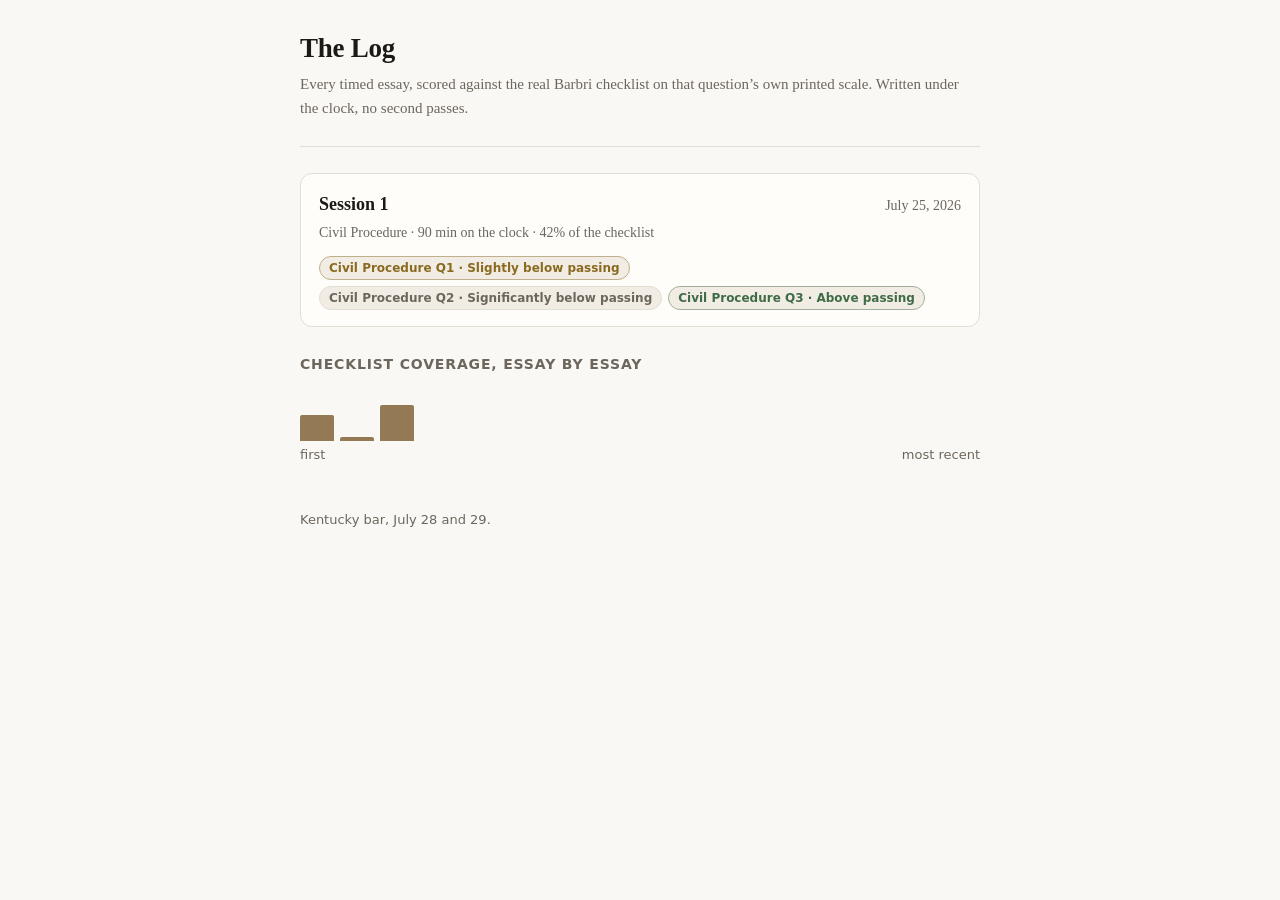
<file: s-aefbd100/index.html>
<!doctype html>
<html lang="en">
<head>
<meta charset="utf-8">
<meta name="viewport" content="width=device-width,initial-scale=1,viewport-fit=cover">
<meta name="robots" content="noindex,nofollow,noarchive">
<meta name="referrer" content="no-referrer">
<title>The Log</title>
<link rel="icon" href="data:image/svg+xml,<svg xmlns='http://www.w3.org/2000/svg' viewBox='0 0 16 16'><text y='13' font-size='13'>&#9202;</text></svg>">
<style>
  :root{
    --bg:#faf8f4; --panel:#fffdfa; --ink:#1c1a17; --dim:#6c665d; --line:#e3ddd2;
    --accent:#7a5c2e; --good:#3f6b47; --bad:#9b4a3f; --warn:#8a6a1f; --soft:#f2ede4;
  }
  @media (prefers-color-scheme:dark){
    :root{ --bg:#14130f; --panel:#1c1a16; --ink:#ece7dd; --dim:#9a938a; --line:#2f2b24;
      --accent:#d0ab6d; --good:#7fb08a; --bad:#d78c80; --warn:#d3b061; --soft:#232019; }
  }
  :root[data-theme="light"]{
    --bg:#faf8f4; --panel:#fffdfa; --ink:#1c1a17; --dim:#6c665d; --line:#e3ddd2;
    --accent:#7a5c2e; --good:#3f6b47; --bad:#9b4a3f; --warn:#8a6a1f; --soft:#f2ede4;
  }
  :root[data-theme="dark"]{
    --bg:#14130f; --panel:#1c1a16; --ink:#ece7dd; --dim:#9a938a; --line:#2f2b24;
    --accent:#d0ab6d; --good:#7fb08a; --bad:#d78c80; --warn:#d3b061; --soft:#232019;
  }
  *{box-sizing:border-box}
  html,body{margin:0;padding:0}
  body{
    background:var(--bg); color:var(--ink); overflow-x:hidden;
    font:16px/1.6 ui-serif,Georgia,"Iowan Old Style","Times New Roman",serif;
    -webkit-text-size-adjust:100%;
  }
  .wrap{max-width:720px;margin:0 auto;padding:32px 20px 72px}
  h1{font-size:27px;line-height:1.2;margin:0;letter-spacing:-.01em;font-weight:600}
  .sub{color:var(--dim);font-size:15px;margin:8px 0 0}
  .rule{height:1px;background:var(--line);border:0;margin:26px 0}
  a{color:inherit}

  .card{
    display:block;text-decoration:none;background:var(--panel);border:1px solid var(--line);
    border-radius:12px;padding:16px 18px;margin:0 0 12px;transition:border-color .15s,transform .15s;
  }
  .card:hover{border-color:var(--accent)}
  .card:active{transform:scale(.995)}
  .cardtop{display:flex;align-items:baseline;gap:10px;flex-wrap:wrap}
  .sn{font-weight:600;font-size:18px}
  .when{color:var(--dim);font-size:14px;margin-left:auto}
  .cardsub{color:var(--dim);font-size:14px;margin-top:3px}
  .chips{display:flex;gap:6px;flex-wrap:wrap;margin-top:11px}
  .chip{
    font:600 12px/1 ui-sans-serif,-apple-system,system-ui,sans-serif;
    padding:5px 9px;border-radius:999px;background:var(--soft);color:var(--dim);
    border:1px solid var(--line);white-space:nowrap;
  }
  .chip.pass{color:var(--good);border-color:color-mix(in srgb,var(--good) 40%,var(--line))}
  .chip.near{color:var(--warn);border-color:color-mix(in srgb,var(--warn) 40%,var(--line))}
  .chip.under{color:var(--bad);border-color:color-mix(in srgb,var(--bad) 40%,var(--line))}

  .back{
    display:inline-block;font:500 14px/1 ui-sans-serif,-apple-system,system-ui,sans-serif;
    color:var(--dim);text-decoration:none;margin-bottom:18px;
  }
  .back:hover{color:var(--accent)}

  .switch{display:flex;gap:6px;flex-wrap:wrap;margin:18px 0 0}
  .switch button{
    font:600 13px/1 ui-sans-serif,-apple-system,system-ui,sans-serif;cursor:pointer;
    padding:8px 12px;border-radius:8px;border:1px solid var(--line);background:var(--panel);color:var(--dim);
  }
  .switch button[aria-pressed="true"]{background:var(--ink);color:var(--bg);border-color:var(--ink)}

  .tabs{display:flex;gap:2px;margin:18px 0 0;border-bottom:1px solid var(--line);overflow-x:auto;scrollbar-width:none}
  .tabs::-webkit-scrollbar{display:none}
  .tabs button{
    font:600 14px/1 ui-sans-serif,-apple-system,system-ui,sans-serif;cursor:pointer;white-space:nowrap;
    padding:11px 14px;border:0;border-bottom:2px solid transparent;background:none;color:var(--dim);
  }
  .tabs button[aria-selected="true"]{color:var(--ink);border-bottom-color:var(--accent)}

  .pane{padding-top:22px}
  .kv{display:grid;grid-template-columns:auto 1fr;gap:6px 18px;font-size:15px;margin:0 0 20px}
  .kv dt{color:var(--dim)}
  .kv dd{margin:0;font-variant-numeric:tabular-nums}

  .band{
    display:inline-block;font:600 15px/1 ui-sans-serif,-apple-system,system-ui,sans-serif;
    padding:8px 13px;border-radius:9px;background:var(--soft);border:1px solid var(--line);
  }
  .band.pass{color:var(--good);border-color:color-mix(in srgb,var(--good) 45%,var(--line))}
  .band.near{color:var(--warn);border-color:color-mix(in srgb,var(--warn) 45%,var(--line))}
  .band.under{color:var(--bad);border-color:color-mix(in srgb,var(--bad) 45%,var(--line))}

  .meter{height:9px;border-radius:99px;background:var(--soft);overflow:hidden;margin:14px 0 6px;border:1px solid var(--line)}
  .meter i{display:block;height:100%;background:var(--accent)}
  .metercap{display:flex;justify-content:space-between;color:var(--dim);font-size:13px;
    font-family:ui-sans-serif,-apple-system,system-ui,sans-serif}

  h3{font-size:14px;letter-spacing:.06em;text-transform:uppercase;color:var(--dim);
     font-family:ui-sans-serif,-apple-system,system-ui,sans-serif;margin:26px 0 10px;font-weight:600}
  .items{list-style:none;padding:0;margin:0}
  .items li{display:flex;gap:10px;padding:7px 0;border-bottom:1px solid var(--line);font-size:15px;line-height:1.5}
  .items li:last-child{border-bottom:0}
  .mk{flex:0 0 auto;width:1.6em;font:600 13px/1.6 ui-sans-serif,-apple-system,system-ui,sans-serif}
  .hit .mk{color:var(--good)}
  .miss .mk{color:var(--bad)}
  .miss{color:var(--dim)}
  .part .mk{color:var(--warn)}
  .qh{font-weight:600;margin:18px 0 6px;font-size:15px}

  pre.answer{
    white-space:pre-wrap;word-wrap:break-word;overflow-wrap:anywhere;margin:0;
    font:15px/1.7 ui-serif,Georgia,"Times New Roman",serif;
    background:var(--panel);border:1px solid var(--line);border-radius:10px;padding:18px;
  }
  pre.answer.empty{color:var(--dim);font-style:italic}
  .modelbody p{margin:0 0 14px}

  .note{background:var(--panel);border:1px solid var(--line);border-radius:10px;padding:14px 16px;margin:0 0 10px}
  .noteby{font:600 13px/1 ui-sans-serif,-apple-system,system-ui,sans-serif;color:var(--accent);margin-bottom:6px}
  .noteby span{color:var(--dim);font-weight:400;margin-left:8px}
  .note p{margin:0;font-size:15px}
  .empty{color:var(--dim);font-style:italic}

  /* Bars stay slim so a three-essay log reads as a chart rather than three slabs. */
  .trend{display:flex;gap:6px;align-items:flex-end;height:52px;margin:14px 0 4px}
  .trend i{flex:0 1 34px;background:var(--accent);border-radius:2px 2px 0 0;min-height:3px;opacity:.8}
  .trend .lbl{align-self:flex-end}
  .foot{color:var(--dim);font-size:13px;margin-top:44px;
    font-family:ui-sans-serif,-apple-system,system-ui,sans-serif}
  @media (max-width:520px){ .wrap{padding:24px 16px 60px} h1{font-size:23px} }
  /* All four tabs have to be visible on a phone without scrolling. Notes is the one
     that gets used, and a tab nobody can see is a tab nobody opens. */
  @media (max-width:440px){
    .tabs button{padding:11px 9px;font-size:13px}
    .kv{grid-template-columns:1fr;gap:2px 0}
    .kv dd{margin-bottom:10px}
  }
</style>
</head>
<body>
<div class="wrap" id="app"></div>

<script src="sessions.js?v=2"></script>
<script>
(function(){
  var DATA = (window.SESSIONS && window.SESSIONS.sessions) || [];
  var app = document.getElementById("app");
  var esc = function(s){ return String(s==null?"":s)
    .replace(/&/g,"&amp;").replace(/</g,"&lt;").replace(/>/g,"&gt;").replace(/"/g,"&quot;"); };

  function bandClass(b){
    b = String(b||"").toLowerCase();
    if(b.indexOf("significantly above")===0 || b.indexOf("above")===0 || b==="passing") return "pass";
    if(b.indexOf("slightly below")===0) return "near";
    if(b.indexOf("below")===0) return "under";
    return "";
  }
  function coverageOf(e){
    if(typeof e.coverage === "number") return e.coverage;
    var hit=0, tot=0;
    (e.questions||[]).forEach(function(q){ (q.items||[]).forEach(function(it){
      if(it.bonus) return; tot++; if((it.points||0) > 0) hit++;
    }); });
    return tot ? Math.round(hit/tot*100) : 0;
  }
  function gapText(g){
    if(g===null||g===undefined) return "";
    if(g>0) return "+" + g + " band" + (g===1?"":"s") + " better than he called it";
    if(g<0) return g + " band" + (g===-1?"":"s") + " under what he called";
    return "called it exactly";
  }

  /* ------------------------------------------------------------- the index */
  function renderIndex(){
    if(!DATA.length){
      app.innerHTML = '<h1>The Log</h1><p class="sub">Every timed session, as it happens. '+
        'Nothing here yet.</p>';
      return;
    }
    var cards = DATA.slice().sort(function(a,b){ return b.n - a.n; }).map(function(s){
      var chips = (s.essays||[]).map(function(e){
        return '<span class="chip '+bandClass(e.band)+'">'+esc(e.subject+" Q"+e.q)+
               " &middot; "+esc(e.band)+'</span>';
      }).join("");
      var cov = (s.essays||[]).map(coverageOf);
      var avg = cov.length ? Math.round(cov.reduce(function(a,b){return a+b;},0)/cov.length) : 0;
      return '<a class="card" href="#/s'+s.n+'">'+
        '<div class="cardtop"><span class="sn">Session '+s.n+'</span>'+
        '<span class="when">'+esc(s.pretty||s.date)+'</span></div>'+
        '<div class="cardsub">'+esc(s.label||"")+
        (s.minutes?' &middot; '+s.minutes+' min on the clock':'')+
        ' &middot; '+avg+'% of the checklist</div>'+
        '<div class="chips">'+chips+'</div></a>';
    }).join("");

    var all = [];
    DATA.slice().sort(function(a,b){return a.n-b.n;}).forEach(function(s){
      (s.essays||[]).forEach(function(e){ all.push(coverageOf(e)); });
    });
    var trend = all.length>1
      ? '<h3>Checklist coverage, essay by essay</h3><div class="trend">'+
        all.map(function(c){ return '<i style="height:'+Math.max(4,c)+'%"></i>'; }).join("")+
        '</div><div class="metercap"><span>first</span><span>most recent</span></div>'
      : "";

    app.innerHTML = '<h1>The Log</h1>'+
      '<p class="sub">Every timed essay, scored against the real Barbri checklist on that '+
      'question’s own printed scale. Written under the clock, no second passes.</p>'+
      '<hr class="rule">'+cards+trend+
      '<p class="foot">Kentucky bar, July 28 and 29.</p>';
  }

  /* ----------------------------------------------------------- one session */
  function renderSession(n, ei, tab){
    var s = DATA.filter(function(x){ return x.n === n; })[0];
    if(!s){ location.hash = ""; return; }
    var essays = s.essays || [];
    ei = Math.max(0, Math.min(ei||0, essays.length-1));
    var e = essays[ei] || {};
    tab = tab || "scorecard";

    var switcher = essays.length > 1
      ? '<div class="switch">'+essays.map(function(x,i){
          return '<button type="button" data-e="'+i+'" aria-pressed="'+(i===ei)+'">'+
                 esc(x.subject+" Q"+x.q)+'</button>'; }).join("")+'</div>'
      : "";

    var TABS = [["scorecard","Scorecard"],["answer","His answer"],["model","Model answer"],["notes","Notes"]];
    var tabbar = '<div class="tabs" role="tablist">'+TABS.map(function(t){
      return '<button type="button" role="tab" data-t="'+t[0]+'" aria-selected="'+(t[0]===tab)+'">'+
             t[1]+'</button>'; }).join("")+'</div>';

    app.innerHTML = '<a class="back" href="#">&larr; All sessions</a>'+
      '<h1>Session '+s.n+'</h1>'+
      '<p class="sub">'+esc(s.pretty||s.date)+(s.mode?' &middot; '+esc(s.mode):'')+
      (s.minutes?' &middot; '+s.minutes+' min':'')+'</p>'+
      switcher + tabbar + '<div class="pane" id="pane"></div>';

    document.getElementById("pane").innerHTML = paneHtml(s, e, tab);

    Array.prototype.forEach.call(app.querySelectorAll(".switch button"), function(b){
      b.onclick = function(){ location.hash = "#/s"+n+"/e"+(+b.dataset.e+1)+"/"+tab; };
    });
    Array.prototype.forEach.call(app.querySelectorAll(".tabs button"), function(b){
      b.onclick = function(){ location.hash = "#/s"+n+"/e"+(ei+1)+"/"+b.dataset.t; };
    });
  }

  function paneHtml(s, e, tab){
    if(tab === "answer"){
      var t = e.answer || "";
      return '<pre class="answer'+(t.trim()?"":" empty")+'">'+
             esc(t.trim() ? t : "Left blank. The clock ran out before this one.")+'</pre>';
    }
    if(tab === "model"){
      if(!e.model) return '<p class="empty">The model answer for this one is on paper.</p>';
      return '<div class="modelbody">'+e.model.split(/\n{2,}/).map(function(p){
        return "<p>"+esc(p.trim())+"</p>"; }).join("")+'</div>';
    }
    if(tab === "notes"){
      var notes = s.notes || [];
      if(!notes.length) return '<p class="empty">Nothing here yet.</p>';
      return notes.map(function(nt){
        return '<div class="note"><div class="noteby">'+esc(nt.who)+
          (nt.when?'<span>'+esc(nt.when)+'</span>':'')+'</div><p>'+esc(nt.text)+'</p></div>';
      }).join("");
    }

    // scorecard
    var cov = coverageOf(e);
    var pct = e.total ? Math.round((e.raw/e.total)*100) : 0;
    var h = '<span class="band '+bandClass(e.band)+'">'+esc(e.band||"Not scored")+'</span>';
    h += '<div class="meter"><i style="width:'+Math.max(0,Math.min(100,pct))+'%"></i></div>'+
         '<div class="metercap"><span>'+e.raw+' of '+e.total+' points</span><span>'+pct+'%</span></div>';
    h += '<dl class="kv" style="margin-top:20px">';
    if(e.predictedBand) h += '<dt>He predicted</dt><dd>'+esc(e.predictedBand)+
      (e.gap!==undefined&&e.gap!==null?' <span style="color:var(--dim)">('+esc(gapText(e.gap))+')</span>':'')+'</dd>';
    h += '<dt>Checklist reached</dt><dd>'+cov+'%</dd>';
    if(e.minutes) h += '<dt>Time</dt><dd>'+e.minutes+' min</dd>';
    if(e.words!==undefined) h += '<dt>Length</dt><dd>'+e.words+' words</dd>';
    h += '</dl>';

    (e.questions||[]).forEach(function(q){
      h += '<div class="qh">'+esc(q.title||"")+'</div><ul class="items">';
      (q.items||[]).forEach(function(it){
        var max = it.max===undefined?1:it.max, pts = it.points||0;
        var cls = pts>=max ? "hit" : (pts>0 ? "part" : "miss");
        var mk = pts>=max ? "&#10003;" : (pts>0 ? pts+"/"+max : "&mdash;");
        h += '<li class="'+cls+'"><span class="mk">'+mk+'</span><span>'+esc(it.text)+
             (it.bonus?' <span style="color:var(--dim)">(bonus)</span>':'')+'</span></li>';
      });
      h += '</ul>';
    });

    if(e.biggestMiss) h += '<h3>Biggest miss</h3><p>'+esc(e.biggestMiss)+'</p>';
    if(e.habit) h += '<h3>The one habit</h3><p>'+esc(e.habit)+'</p>';
    return h;
  }

  function route(){
    var m = (location.hash||"").match(/^#\/s(\d+)(?:\/e(\d+))?(?:\/(\w+))?/);
    if(!m){ renderIndex(); window.scrollTo(0,0); return; }
    renderSession(+m[1], m[2]? +m[2]-1 : 0, m[3]);
  }
  window.addEventListener("hashchange", route);
  route();
})();
</script>
</body>
</html>
</file>
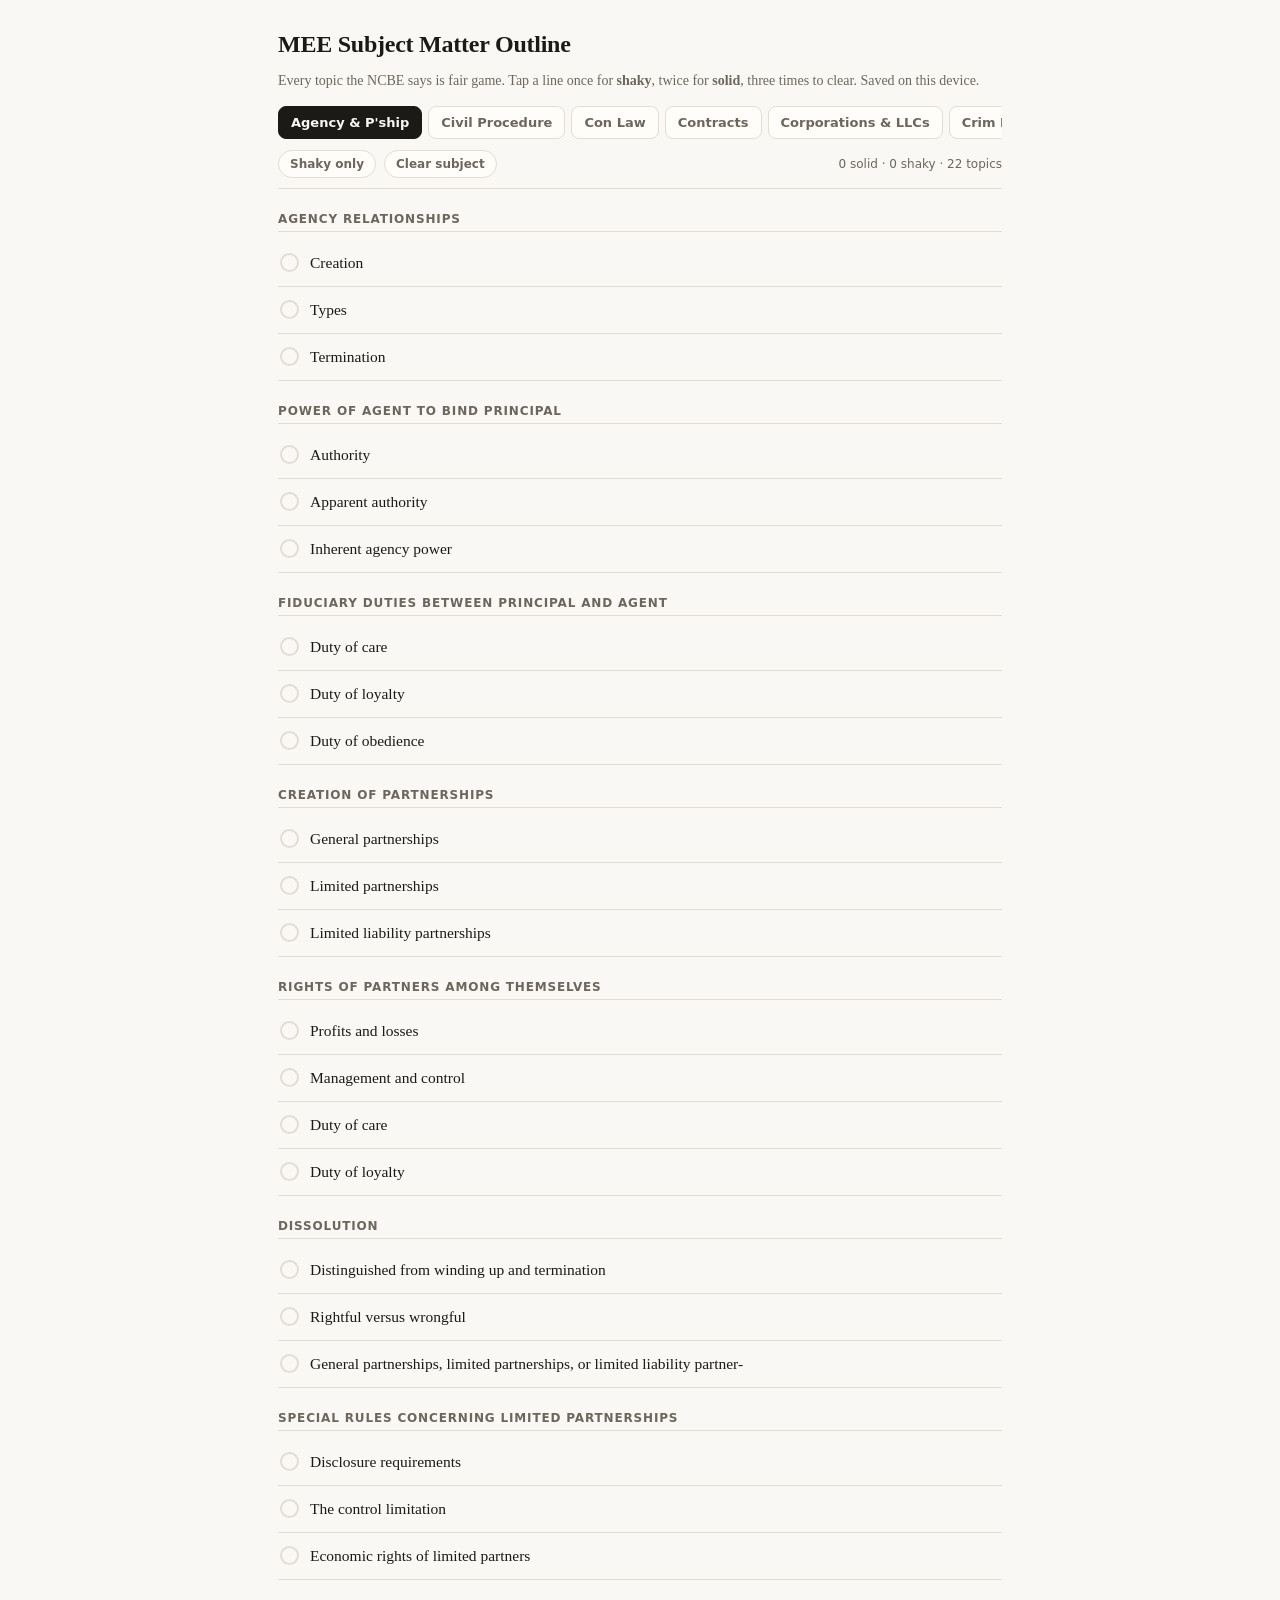
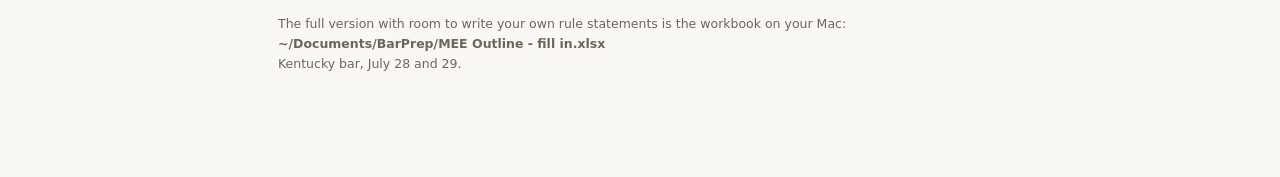
<file: s-aefbd100/outline/index.html>
<!doctype html>
<html lang="en">
<head>
<meta charset="utf-8">
<meta name="viewport" content="width=device-width,initial-scale=1,viewport-fit=cover">
<meta name="robots" content="noindex,nofollow,noarchive">
<meta name="referrer" content="no-referrer">
<title>MEE Outline</title>
<meta name="apple-mobile-web-app-capable" content="yes">
<meta name="apple-mobile-web-app-title" content="MEE Outline">
<link rel="icon" href="data:image/svg+xml,<svg xmlns='http://www.w3.org/2000/svg' viewBox='0 0 16 16'><text y='13' font-size='13'>&#128203;</text></svg>">
<style>
  :root{
    --bg:#faf8f4; --panel:#fffdfa; --ink:#1c1a17; --dim:#6c665d; --line:#e3ddd2;
    --accent:#7a5c2e; --good:#3f6b47; --bad:#9b4a3f; --soft:#f2ede4;
  }
  @media (prefers-color-scheme:dark){
    :root{ --bg:#14130f; --panel:#1c1a16; --ink:#ece7dd; --dim:#9a938a; --line:#2f2b24;
      --accent:#d0ab6d; --good:#7fb08a; --bad:#d78c80; --soft:#232019; }
  }
  :root[data-theme="light"]{ --bg:#faf8f4; --panel:#fffdfa; --ink:#1c1a17; --dim:#6c665d;
    --line:#e3ddd2; --accent:#7a5c2e; --good:#3f6b47; --bad:#9b4a3f; --soft:#f2ede4; }
  :root[data-theme="dark"]{ --bg:#14130f; --panel:#1c1a16; --ink:#ece7dd; --dim:#9a938a;
    --line:#2f2b24; --accent:#d0ab6d; --good:#7fb08a; --bad:#d78c80; --soft:#232019; }
  *{box-sizing:border-box}
  html,body{margin:0;padding:0}
  body{background:var(--bg);color:var(--ink);overflow-x:hidden;-webkit-text-size-adjust:100%;
    font:16px/1.55 ui-serif,Georgia,"Iowan Old Style","Times New Roman",serif}
  .wrap{max-width:760px;margin:0 auto;padding:26px 18px 90px}
  h1{font-size:24px;margin:0;letter-spacing:-.01em;font-weight:600}
  .sub{color:var(--dim);font-size:14px;margin:7px 0 0}
  .sans{font-family:ui-sans-serif,-apple-system,system-ui,sans-serif}

  .bar{position:sticky;top:0;z-index:5;background:var(--bg);padding:14px 0 10px;
    border-bottom:1px solid var(--line);margin-bottom:4px}
  .subjects{display:flex;gap:6px;overflow-x:auto;scrollbar-width:none;padding-bottom:2px}
  .subjects::-webkit-scrollbar{display:none}
  .subjects button{
    font:600 13px/1 ui-sans-serif,-apple-system,system-ui,sans-serif;cursor:pointer;
    white-space:nowrap;padding:9px 12px;border-radius:8px;border:1px solid var(--line);
    background:var(--panel);color:var(--dim);flex:0 0 auto;
  }
  .subjects button[aria-pressed="true"]{background:var(--ink);color:var(--bg);border-color:var(--ink)}
  .tools{display:flex;gap:8px;align-items:center;margin-top:9px;flex-wrap:wrap}
  .tools button{
    font:600 12px/1 ui-sans-serif,-apple-system,system-ui,sans-serif;cursor:pointer;
    padding:7px 11px;border-radius:999px;border:1px solid var(--line);background:var(--panel);color:var(--dim);
  }
  .tools button[aria-pressed="true"]{border-color:var(--accent);color:var(--accent)}
  .count{margin-left:auto;color:var(--dim);font-size:12px;
    font-family:ui-sans-serif,-apple-system,system-ui,sans-serif}

  .sec{font:600 12px/1 ui-sans-serif,-apple-system,system-ui,sans-serif;letter-spacing:.07em;
    text-transform:uppercase;color:var(--dim);margin:24px 0 8px;padding-bottom:6px;
    border-bottom:1px solid var(--line)}
  .row{display:flex;gap:11px;align-items:flex-start;padding:11px 2px;
    border-bottom:1px solid var(--line);cursor:pointer;-webkit-tap-highlight-color:transparent}
  .row:active{background:var(--soft)}
  .dot{flex:0 0 auto;width:19px;height:19px;border-radius:50%;border:2px solid var(--line);
    margin-top:2px;transition:background .12s,border-color .12s}
  .row[data-s="solid"] .dot{background:var(--good);border-color:var(--good)}
  .row[data-s="shaky"] .dot{background:var(--bad);border-color:var(--bad)}
  .txt{flex:1;min-width:0}
  .row[data-s="solid"] .txt{opacity:.45}
  .t{font-size:15.5px}
  .s{font-size:13.5px;color:var(--dim);margin-top:2px}
  .row.deep .t{font-size:14.5px;color:var(--dim);padding-left:14px;
    border-left:2px solid var(--line);margin-left:1px}

  .foot{color:var(--dim);font-size:12.5px;margin-top:34px;
    font-family:ui-sans-serif,-apple-system,system-ui,sans-serif;line-height:1.6}
  .empty{color:var(--dim);font-style:italic;padding:26px 0}
  @media (max-width:430px){ .wrap{padding:20px 14px 80px} h1{font-size:21px} }
</style>
</head>
<body>
<div class="wrap">
  <h1>MEE Subject Matter Outline</h1>
  <p class="sub">Every topic the NCBE says is fair game. Tap a line once for <b>shaky</b>,
     twice for <b>solid</b>, three times to clear. Saved on this device.</p>

  <div class="bar">
    <div class="subjects" id="subjects"></div>
    <div class="tools">
      <button type="button" id="shakyOnly" aria-pressed="false">Shaky only</button>
      <button type="button" id="reset">Clear subject</button>
      <span class="count" id="count"></span>
    </div>
  </div>

  <div id="list"></div>

  <p class="foot">
    The full version with room to write your own rule statements is the workbook on your Mac:
    <b>~/Documents/BarPrep/MEE Outline - fill in.xlsx</b><br>
    Kentucky bar, July 28 and 29.
  </p>
</div>

<script src="outline.js?v=1"></script>
<script>
(function(){
  var DATA = window.OUTLINE || {};
  var SUBJECTS = Object.keys(DATA);
  var KEY = "mee-outline-marks-v1";
  var marks = {};
  try { marks = JSON.parse(localStorage.getItem(KEY) || "{}"); } catch(e){ marks = {}; }

  var current = SUBJECTS[0];
  try { current = localStorage.getItem(KEY+"-subj") || SUBJECTS[0]; } catch(e){}
  if (SUBJECTS.indexOf(current) < 0) current = SUBJECTS[0];
  var shakyOnly = false;

  var esc = function(s){ return String(s==null?"":s)
    .replace(/&/g,"&amp;").replace(/</g,"&lt;").replace(/>/g,"&gt;").replace(/"/g,"&quot;"); };
  var save = function(){ try{ localStorage.setItem(KEY, JSON.stringify(marks)); }catch(e){} };
  var idOf = function(subj, i){ return subj + "|" + i; };

  function drawSubjects(){
    document.getElementById("subjects").innerHTML = SUBJECTS.map(function(s){
      var short = s.replace(" & Limited Liability Companies"," & LLCs")
                   .replace("Criminal Law & Procedure","Crim Law & Pro")
                   .replace("Constitutional Law","Con Law")
                   .replace("Agency & Partnership","Agency & P'ship");
      return '<button type="button" data-s="'+esc(s)+'" aria-pressed="'+(s===current)+'">'+
             esc(short)+'</button>';
    }).join("");
    Array.prototype.forEach.call(document.querySelectorAll(".subjects button"), function(b){
      b.onclick = function(){
        current = b.dataset.s;
        try{ localStorage.setItem(KEY+"-subj", current); }catch(e){}
        drawSubjects(); draw();
        window.scrollTo({top:0, behavior:"smooth"});
      };
    });
  }

  function draw(){
    var items = DATA[current] || [];
    var host = document.getElementById("list");
    var lastSec = null, html = "", shown = 0;
    var solid = 0, shaky = 0;

    items.forEach(function(it, i){
      var st = marks[idOf(current,i)] || "";
      if (st === "solid") solid++;
      if (st === "shaky") shaky++;
    });

    items.forEach(function(it, i){
      var st = marks[idOf(current,i)] || "";
      var isHead = !it.top && !it.sub;
      if (shakyOnly && st !== "shaky") { if(!isHead) return; }
      if (isHead) {
        // Only draw a section header if something under it will show.
        var any = false;
        for (var j=i+1; j<items.length; j++){
          var nx = items[j];
          if (!nx.top && !nx.sub) break;
          if (!shakyOnly || (marks[idOf(current,j)]||"") === "shaky") { any = true; break; }
        }
        if (!any) return;
        lastSec = it.sec;
        html += '<div class="sec">'+esc(it.sec)+'</div>';
        return;
      }
      shown++;
      var main = it.top || it.sub;
      var second = (it.top && it.sub) ? it.sub : "";
      html += '<div class="row'+(!it.top?" deep":"")+'" data-s="'+st+'" data-i="'+i+'">'+
              '<div class="dot"></div><div class="txt"><div class="t">'+esc(main)+'</div>'+
              (second?'<div class="s">'+esc(second)+'</div>':'')+'</div></div>';
    });

    host.innerHTML = html || '<p class="empty">Nothing marked shaky in this subject.</p>';
    document.getElementById("count").textContent =
      solid+" solid · "+shaky+" shaky · "+items.filter(function(x){return x.top||x.sub;}).length+" topics";

    Array.prototype.forEach.call(host.querySelectorAll(".row"), function(row){
      row.onclick = function(){
        var i = row.dataset.i, k = idOf(current, i);
        var cur = marks[k] || "";
        var next = cur === "" ? "shaky" : (cur === "shaky" ? "solid" : "");
        if (next) marks[k] = next; else delete marks[k];
        save();
        if (shakyOnly) draw(); else { row.dataset.s = next; draw_counts(); }
      };
    });
  }

  function draw_counts(){
    var items = DATA[current] || [], solid=0, shaky=0;
    items.forEach(function(it,i){
      var st = marks[idOf(current,i)] || "";
      if(st==="solid") solid++; if(st==="shaky") shaky++;
    });
    document.getElementById("count").textContent =
      solid+" solid · "+shaky+" shaky · "+items.filter(function(x){return x.top||x.sub;}).length+" topics";
  }

  document.getElementById("shakyOnly").onclick = function(){
    shakyOnly = !shakyOnly;
    this.setAttribute("aria-pressed", String(shakyOnly));
    draw();
  };
  document.getElementById("reset").onclick = function(){
    var items = DATA[current] || [];
    items.forEach(function(_, i){ delete marks[idOf(current,i)]; });
    save(); draw();
  };

  drawSubjects();
  draw();
})();
</script>
</body>
</html>
</file>
<file: style.css>
/* The maker's letter, self-hosted: Cormorant Garamond 500 subset to the
   single glyph it draws — M — about 1KB, taken from the letters site's
   own vendored copy (SIL Open Font License). The page loads no
   third-party origins. The 400–500 weight range lets the canvas's
   default-weight lookup and the plaque's 500 both resolve here. */
@font-face {
    font-family: "Cormorant Garamond";
    font-style: normal;
    font-weight: 400 500;
    font-display: block;
    src: url(fonts/cormorant-garamond-m.woff2) format("woff2");
}

:root {
    --bg: #0a0a0b;
    --paper: #121213;
    --ink: #e8e4d8;
    --ink-soft: #aaa494;
    --rule: rgba(201, 168, 92, 0.22);
    --amber: #c9a85c;
    --amber-soft: #e0c992;
    --serif: "Iowan Old Style", "Charter", "Palatino Linotype", "Palatino", "Georgia", serif;
    --sans: -apple-system, BlinkMacSystemFont, "SF Pro Text", "Helvetica Neue", "Inter", Arial, sans-serif;
}

* { box-sizing: border-box; margin: 0; padding: 0; }

html {
    -webkit-text-size-adjust: 100%;
    /* If the browser ever summons its own chrome here (a scrollbar on a
       short screen), it appears dark with a gold hairline thumb — never
       in default grey. */
    color-scheme: dark;
    scrollbar-width: thin;
    scrollbar-color: rgba(201, 168, 92, 0.25) transparent;
}

body {
    background: var(--bg);
    color: var(--ink);
    font-family: var(--sans);
    font-size: 16px;
    line-height: 1.55;
    min-height: 100vh;
    -webkit-font-smoothing: antialiased;
    text-rendering: optimizeLegibility;
}

a { color: var(--amber); }

/* Etching canvas sits behind everything, never intercepts */
#etch, #etch2 {
    position: fixed;
    inset: 0;
    width: 100vw;
    height: 100vh;
    z-index: 0;
    pointer-events: none;
}
.page--index {
    position: relative;
    z-index: 1;
    /* Sparks can leave the card, but cannot widen the phone viewport. */
    overflow-x: clip;
}

/* Index layout: entry hangs off a gold hairline, no card box */
.index-head { text-align: center; padding-top: 20px; }
/* The light-bar: the rule beneath the name is a dial. On arrival its
   light sweeps left to right and the page's text materialises behind
   the edge; grab the hairline and drag left and the same veil
   withdraws until only the dark and the lines remain. Drag right to
   relight. The sweep and the masks are driven from the script — one
   value governs the bar's fill and every letter on the page. */
.lightbar {
    position: relative;
    width: 140px;
    height: 1px;
    margin: 52px auto 56px;
}
.strike-rule {
    position: absolute;
    inset: 0;
    border: 0;
    height: 1px;
    width: 100%;
    margin: 0;
    background: linear-gradient(to right, transparent, var(--amber), transparent);
}
/* generous invisible grab zone — the hairline itself is 1px */
.lightbar-hit {
    position: absolute;
    left: -46px;
    right: -46px;
    top: -24px;
    bottom: -24px;
    z-index: 2;
    cursor: grab;
    touch-action: none;
    outline: none;
}
.lightbar.lightbar-live .lightbar-hit { cursor: grabbing; }
/* a whisper of the full rule while grabbed or sought — the track */
.lightbar-ghost {
    position: absolute;
    inset: 0;
    background: linear-gradient(to right, transparent, var(--amber), transparent);
    opacity: 0;
    transition: opacity .45s ease;
    pointer-events: none;
}
/* the overture: while the arrival plays, transitions lengthen — the
   lamp breathes in slowly, and the whole track is foretold at a
   whisper before the light travels it */
.lightbar.lightbar-dawn .lightbar-tip,
.lightbar.lightbar-dawn .lightbar-ghost { transition-duration: 1.1s; }
.lightbar.lightbar-dawn .lightbar-ghost { opacity: 0.07; }
.lightbar-hit:hover ~ .lightbar-ghost,
.lightbar-hit:focus-visible ~ .lightbar-ghost { opacity: 0.14; }
.lightbar.lightbar-live .lightbar-ghost { opacity: 0.2; }
/* the small light that rides the boundary while it moves */
.lightbar-tip {
    position: absolute;
    top: -13px;
    left: 0;
    width: 26px;
    height: 26px;
    margin-left: -13px;
    border-radius: 50%;
    background: radial-gradient(circle,
        rgba(224, 201, 146, 0.55),
        rgba(224, 201, 146, 0.16) 45%,
        rgba(201, 168, 92, 0) 72%);
    opacity: 0;
    transition: opacity .6s ease;
    pointer-events: none;
}
.lightbar.lightbar-live .lightbar-tip,
.lightbar.lightbar-glow .lightbar-tip { opacity: 1; }
.entry {
    display: block;
    max-width: 470px;
    margin: 0 auto;
    text-decoration: none;
    color: inherit;
    border-left: 1px solid rgba(201, 168, 92, 0.4);
    padding: 6px 0 8px 24px;
    transition: border-color .3s ease;
}
.entry:hover, .entry:focus-visible { border-left-color: var(--amber-soft); outline: none; }
.entry-no {
    font-size: 11px;
    letter-spacing: 0.28em;
    color: var(--amber);
    font-family: var(--serif);
}
.entry-title {
    font-family: var(--serif);
    font-size: 23px;
    font-weight: 500;
    margin: 8px 0 10px;
    color: var(--ink);
}
.entry-desc {
    font-size: 14.5px;
    color: var(--ink-soft);
    line-height: 1.65;
    text-align: justify;
    hyphens: auto;
    -webkit-hyphens: auto;
}
.caddy-email { white-space: nowrap; }
/* Above phone widths the card is a fixed 445px, so the wrap is
   deterministic: the copy fills exactly four lines and the last one is
   ~92% full. Justifying it too closes the block into a clean rectangle.
   On narrow screens the wrap varies, so the last line stays natural. */
@media (min-width: 530px) {
    /* NOT .entry--cut. That rule only works where the copy happens to
       fill its last line, which the Letters card does and this one does
       not: it ends on "There is no AI in it.", and justifying a short
       last line stretches five words across the whole column. */
    .entry:not(.entry--cut) .entry-desc { text-align-last: justify; }
}

/* ---- N° 02: the card that is cut rather than engraved --------------
   The first entry hangs off a single hairline. This one is enclosed by
   four, because it was opened out of the page rather than drawn onto
   it. The left edge keeps the first card's weight so the two still
   rhyme; the other three sides are the fainter page rule, since they
   are a cut and not a margin.

   Two elements, and that is all:
     .cut-kerf   the SVG the rectangle is burned in, and left in. A
                 child of the card, so the browser positions it.
     .entry      the card. Always in the document, always in the tab
                 order. The seal is opacity, nothing more. */
.cut {
    position: relative;
    max-width: 470px;
    margin: 46px auto 0;
    perspective: 900px;
}
/* The frame for the case where no script runs at all: a plain closed
   rectangle, no tabs, at the page's own weights. It is scoped to
   :not(.js) so that when a script IS running there is nothing here at
   all until the torch cuts it. Something has to hold the shape in the
   no-script case, because .entry--cut gives up the left rule that
   every other entry hangs from. */
.cut:not(.js) {
    border: 1px solid rgba(201, 168, 92, 0.22);
    border-left-color: rgba(201, 168, 92, 0.4);
}
/* The burn lives in this SVG, which is a child of the card and is
   therefore positioned by the browser, exactly like everything else on
   the page. Nothing about it is computed.

   It used to be painted on a fixed, full-viewport canvas whose every
   point was placed by arithmetic: a bounding rect plus scroll offsets,
   scaled by devicePixelRatio, against innerWidth and innerHeight. That
   agrees with the card only while the layout viewport and the visual
   viewport agree, and on a phone in an in-app browser they part company
   the moment the toolbar collapses. The result on a real iPhone was two
   rectangles about fifty pixels apart, which no headless browser ever
   reproduced, because a headless browser has no toolbar. Do not put it
   back on a canvas.

   NOTE the absence of an is-sealed rule here. The kerf is not the
   resting state any more, it is the burn itself, so hiding it while the
   card is sealed would hide the entire animation. It is empty until the
   script builds it, which is why nothing shows before the torch. */
.cut-kerf {
    position: absolute;
    inset: 0;
    width: 100%;
    height: 100%;
    overflow: visible;
    fill: none;
    pointer-events: none;
}
/* The shower, on the one canvas this effect is allowed to have.

   Read the note above before touching this. A canvas is what caused the
   two-rectangles bug, and the reason this one is safe is that it is a
   CHILD OF THE CARD and sized by CSS from the card, exactly like the
   kerf. Nothing in the script measures the viewport to place it.

   Deliberately NO width, height, left or top here. A canvas is a
   replaced element, so an `inset` with auto width silently falls back
   to its intrinsic size and drops the second offset, which put the
   whole shower a card-width to the right of the card. The script sets
   the box and the bitmap together from its own PAD, which is the stretch
   that lets molten metal fall clear of the bottom edge instead of being
   clipped at it. One number, one place.

   pointer-events: none, because this sheet of glass lies over the
   card's own link and over the page around it. */
.cut-sparks {
    position: absolute;
    z-index: 2;
    pointer-events: none;
}

/* Strokes are set as presentation attributes by the script, one per
   layer, so there is no base stroke rule here to fight with them. These
   two exist only to answer hover, where CSS is supposed to win. */
.cut-kerf .kerf-cold { transition: stroke .3s ease; }
.cut:has(.entry--cut:hover) .kerf-cold,
.cut:has(.entry--cut:focus-visible) .kerf-cold { stroke: rgba(224, 201, 146, 0.5); }

/* NOTE there is no plate, panel or slug element here, and that is
   deliberate. There was one: a diagonal sheen a couple of percent
   above the page, so that the piece being cut out could be seen to
   tip forward and drop when the tabs let go. It was the best idea in
   the whole effect and it is gone, because it meant the inside of the
   rectangle was a different black from the page around it, and it
   showed before the torch had done anything. The inside of this
   rectangle is the page. Always, and at every moment. */
.entry--cut {
    max-width: none;
    margin: 0;
    border-left: 0;
    padding: 20px 24px 22px 24px;
    position: relative;
    z-index: 0;
    transform: none;
    transition: opacity .72s ease, transform .72s cubic-bezier(.05, .7, .1, 1);
}
/* Sealed: the slug is still in the way. Presentation only. The card
   stays in the document, in the tab order, and readable by a crawler
   throughout. It arrives with a few pixels of upward drift, as
   something being lit rather than something fading in. */
.cut.is-sealed .entry--cut {
    opacity: 0;
    transform: translateY(5px);
}
/* NOTE the absence of pointer-events: none here, which was the first
   thing written and was wrong. iOS VoiceOver activates a link by
   synthesising a hit-tested touch at the element's own coordinates,
   and pointer-events: none blocks exactly that: the tap lands on the
   wrapper instead, the visitor hears nothing happen and does not go
   anywhere. Since this link is read out from the first byte, and the
   phone inside the Instagram browser is the case that matters most
   here, the link stays live the entire time it is invisible. */

.page {
    max-width: 960px;
    margin: 0 auto;
    padding: 56px 28px 72px;
    /* NOTE: no viewport-height anchoring here. In-app browsers
       (Instagram's especially) resize their whole window as toolbars
       collapse, so anything tied to viewport height bounces on scroll.
       The M plaque sits in normal flow at a fixed distance below the
       card — stable in every browser. */
}

.page-header {
    border-bottom: 1px solid var(--rule);
    padding-bottom: 28px;
    margin-bottom: 48px;
    text-align: center;
}

/* Present, but nearly part of the dark — a fact, not a catchphrase */
.eyebrow {
    font-family: var(--serif);
    font-size: 11px;
    letter-spacing: 0.14em;
    color: rgba(232, 228, 216, 0.13);
    margin-bottom: 16px;
}

h1.name {
    font-family: var(--serif);
    font-size: clamp(36px, 7vw, 52px);
    font-weight: 400;
    letter-spacing: -0.01em;
    margin-bottom: 8px;
    line-height: 1.05;
    display: grid;
    grid-template-columns: 1fr auto 1fr;
    column-gap: 0.28em;
    align-items: baseline;
}

h1.name .name-left  { text-align: right; }
h1.name .name-pivot { text-align: center; }
h1.name .name-right { text-align: left; }

h1.name .name-period {
    font-size: 0.6em;
    opacity: 0.55;
    margin-left: -0.04em;
    vertical-align: 0.05em;
}

.subtitle {
    font-family: var(--serif);
    font-style: italic;
    font-size: 16px;
    color: var(--ink-soft);
}

.projects {
    display: grid;
    gap: 22px;
}

@media (min-width: 720px) {
    .projects { grid-template-columns: 1fr 1fr; gap: 24px; }
    .project--featured { grid-column: 1 / -1; }
}

.project {
    display: block;
    text-decoration: none;
    color: inherit;
    background: var(--paper);
    border: 1px solid var(--rule);
    padding: 28px 26px;
    border-radius: 4px;
    transition: transform .14s ease, border-color .14s ease, box-shadow .14s ease;
}

.project:hover,
.project:focus-visible {
    transform: translateY(-2px);
    border-color: var(--amber-soft);
    box-shadow: 0 10px 28px -18px rgba(0, 0, 0, 0.5);
    outline: none;
}

.project-title {
    font-family: var(--serif);
    font-size: 24px;
    font-weight: 500;
    margin-bottom: 12px;
    letter-spacing: -0.005em;
    color: var(--ink);
}

.project-desc {
    font-size: 15px;
    color: var(--ink-soft);
    line-height: 1.65;
    max-width: 70ch;
    text-align: justify;
    hyphens: auto;
    -webkit-hyphens: auto;
}

.project-desc + .project-desc {
    margin-top: 0.9em;
}

.page-footer {
    margin-top: 64px;
    padding-top: 24px;
    border-top: 1px solid var(--rule);
    font-size: 12px;
    color: var(--ink-soft);
    font-style: italic;
}

/* The M monogram sits in a small square plaque — a hairline block around
   the letter, like a mark engraved on brick or marble. Fixed distance
   below the card (normal flow, no viewport anchoring — see .page note).
   Kept deliberately small and faint — a maker's stamp, not a signature. */
.m-mark {
    width: 44px;
    aspect-ratio: 1;
    margin: 120px auto 0;
    display: flex;
    align-items: center;
    justify-content: center;
    /* Tone-on-tone gold on black lacquer: the mark sits INTO the dark
       rather than on top of it. Border fainter than the page hairlines. */
    border: 1px solid rgba(201, 168, 92, 0.14);
    border-radius: 2px;
    font-family: "Cormorant Garamond", "EB Garamond", Georgia, serif;
    font-weight: 500;
    font-size: 17px;
    color: rgba(224, 201, 146, 0.26);
    letter-spacing: 0.04em;
    line-height: 1;
    -webkit-user-select: none;
    user-select: none;
    background: none;
    padding: 0;
    cursor: pointer;
    transition: border-color .5s ease, color .5s ease;
}
.m-mark:hover, .m-mark:focus-visible {
    border-color: rgba(201, 168, 92, 0.4);
    color: rgba(224, 201, 146, 0.55);
    outline: none;
}

/* Sub-page styling */
.page--sub {
    max-width: 720px;
}

.back-link {
    display: inline-block;
    font-size: 13px;
    color: var(--amber);
    text-decoration: none;
    margin-bottom: 32px;
    letter-spacing: 0.02em;
}

.back-link:hover {
    text-decoration: underline;
}

.sub-title {
    font-family: var(--serif);
    font-size: clamp(32px, 6vw, 44px);
    font-weight: 400;
    margin-bottom: 24px;
    letter-spacing: -0.01em;
    line-height: 1.1;
}

.sub-body {
    font-size: 17px;
    line-height: 1.7;
    color: var(--ink-soft);
    margin-bottom: 28px;
}

.status-strip {
    display: inline-block;
    font-size: 11px;
    font-weight: 700;
    letter-spacing: 0.18em;
    text-transform: uppercase;
    color: var(--amber);
    padding: 7px 14px;
    border: 1px solid var(--amber-soft);
    border-radius: 999px;
    margin-bottom: 36px;
}

.screenshots {
    display: grid;
    grid-template-columns: repeat(auto-fit, minmax(180px, 1fr));
    gap: 18px;
    margin: 32px 0 40px;
}

.screenshot-slot {
    aspect-ratio: 9 / 19.5;
    background: var(--paper);
    border: 1px dashed var(--rule);
    border-radius: 18px;
    display: flex;
    align-items: center;
    justify-content: center;
    font-size: 10px;
    font-weight: 700;
    letter-spacing: 0.14em;
    text-transform: uppercase;
    color: var(--ink-soft);
    opacity: 0.45;
}

/* Pull quote inside the featured Letters card — set like a block
   quotation in print: indented, italic, same quiet ink as the body */
.project-quote {
    margin: 16px 0 4px 2.5em;
    max-width: 60ch;
    font-family: var(--serif);
    font-style: italic;
    font-size: 15.5px;
    line-height: 1.65;
    color: var(--ink-soft);
    text-align: justify;
    hyphens: auto;
    -webkit-hyphens: auto;
}

.project-quote p + p {
    margin-top: 12px;
}

@media (max-width: 480px) {
    .project-quote { margin-left: 1.25em; }
}

/* Hidden fullscreen control. The zone is an invisible corner hot spot;
   the glyph inside — four hairline corner brackets — appears only while
   the pointer (or a finger) rests there, and hides again after use.
   If you don't know it's there, it isn't. */
.fs-zone {
    position: fixed;
    right: 0;
    bottom: 0;
    width: 96px;
    height: 96px;
    z-index: 2;
    display: flex;
    align-items: flex-end;
    justify-content: flex-end;
    padding: 0 18px 18px 0;
}
.fs-btn {
    width: 34px;
    aspect-ratio: 1;
    padding: 7px;
    background: none;
    border: 0;
    color: rgba(201, 168, 92, 0.38);
    opacity: 0;
    pointer-events: none;
    cursor: pointer;
    transition: opacity .5s ease, color .3s ease;
}
.fs-zone:hover .fs-btn,
.fs-zone.fs-show .fs-btn,
.fs-btn:focus-visible {
    opacity: 1;
    pointer-events: auto;
}
/* After a click it withdraws even under the cursor; leaving and
   returning brings it back. */
.fs-zone.fs-used .fs-btn { opacity: 0; pointer-events: none; }
.fs-btn:hover { color: rgba(224, 201, 146, 0.6); }
.fs-btn:focus-visible { outline: none; color: rgba(224, 201, 146, 0.6); }
.fs-btn svg {
    display: block;
    width: 100%;
    height: 100%;
    fill: none;
    stroke: currentColor;
    stroke-width: 1.1;
}

::selection {
    background: rgba(201, 168, 92, 0.28);
}

/* ---- responsive overrides, and they live LAST on purpose -----------
   A media query carries no specificity of its own. Written above the
   rule it means to override, in the same stylesheet, it loses on source
   order and silently does nothing. Everything that answers to a
   viewport width goes here, at the foot, and nowhere else.

   With two cards the page is taller than one phone screen. It cannot be
   made to fit without cutting copy from one card or the other, and it
   does not need to: the second card announces itself by dropping an
   ember off the bottom of the screen, and it does not begin to burn
   until it is actually in view. What this block does is tighten the
   rhythm so the whole composition lands within one flick of a thumb
   rather than two. */
@media (max-width: 480px) {
    .page { padding-top: 30px; }
    .index-head { padding-top: 6px; }
    .lightbar { margin: 36px auto 38px; }
    .cut { margin-top: 38px; }
    .m-mark { margin-top: 76px; }
}

/* Asked for no motion, given none. The script already skips the fire
   outright; this stops the card from drifting and fading up on its way
   to a state it is supposed to arrive in. */
@media (prefers-reduced-motion: reduce) {
    .entry--cut { transition: none; }
    .cut-kerf, .cut-kerf .kerf-cold { transition: none; }
    /* Truthfully: the canvas IS created and sized under reduced motion,
       because the resting gold rectangle is built by the same function.
       What never happens is a frame loop, so not one pixel is ever
       painted into it. This rule is the belt to that pair of braces. */
    .cut-sparks { display: none; }
}
</file>
